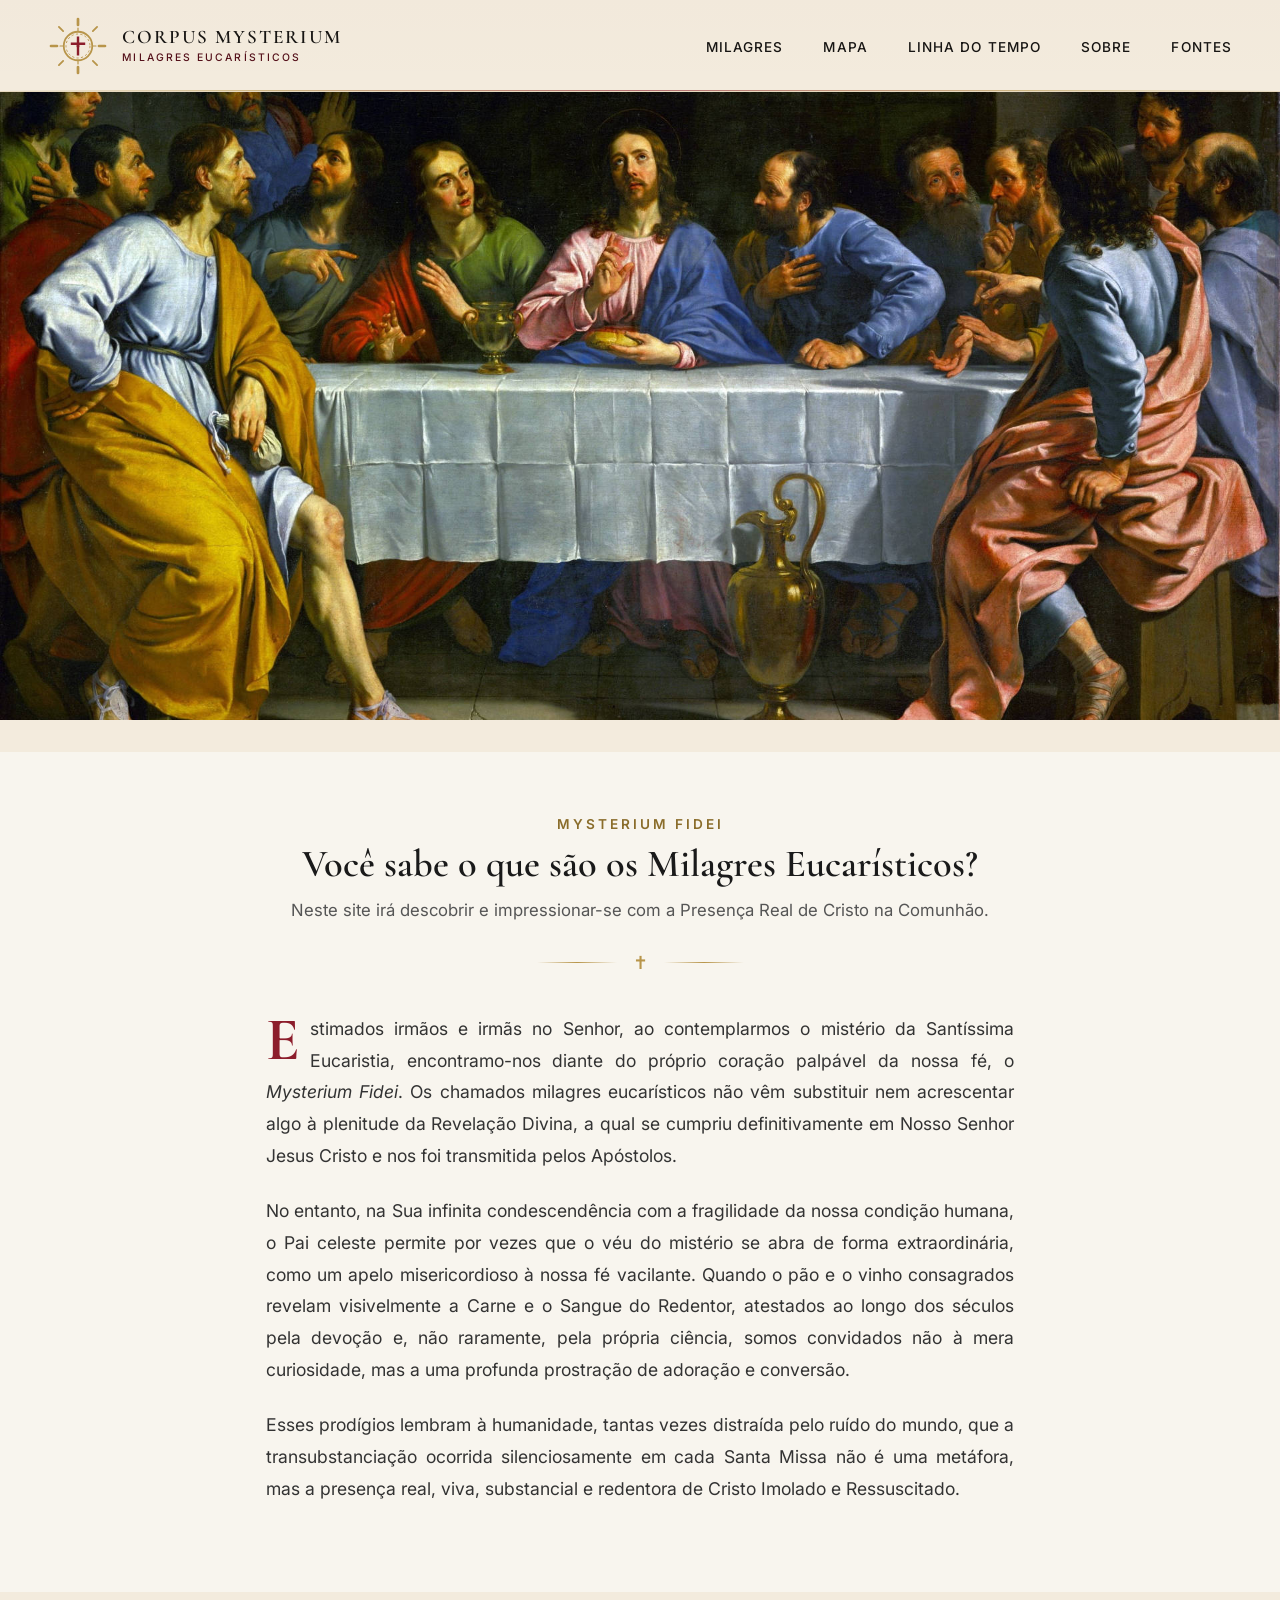
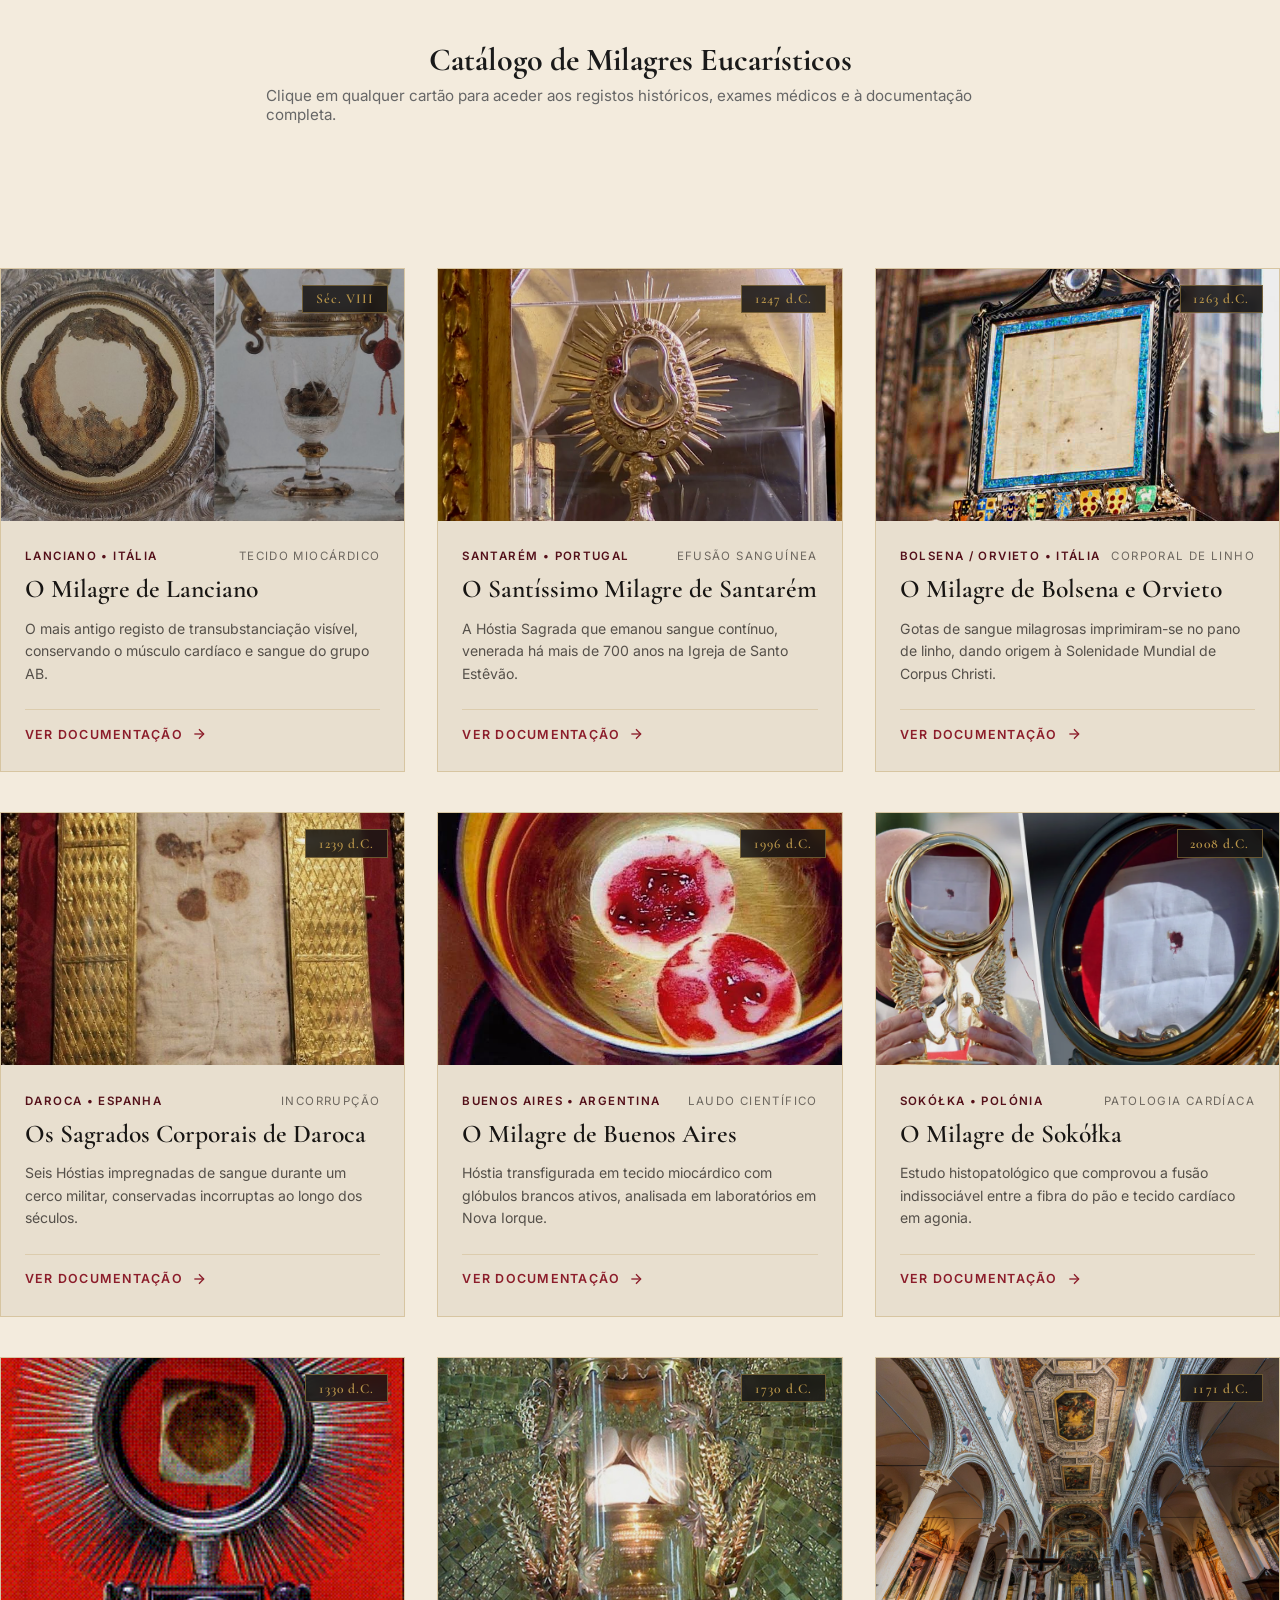
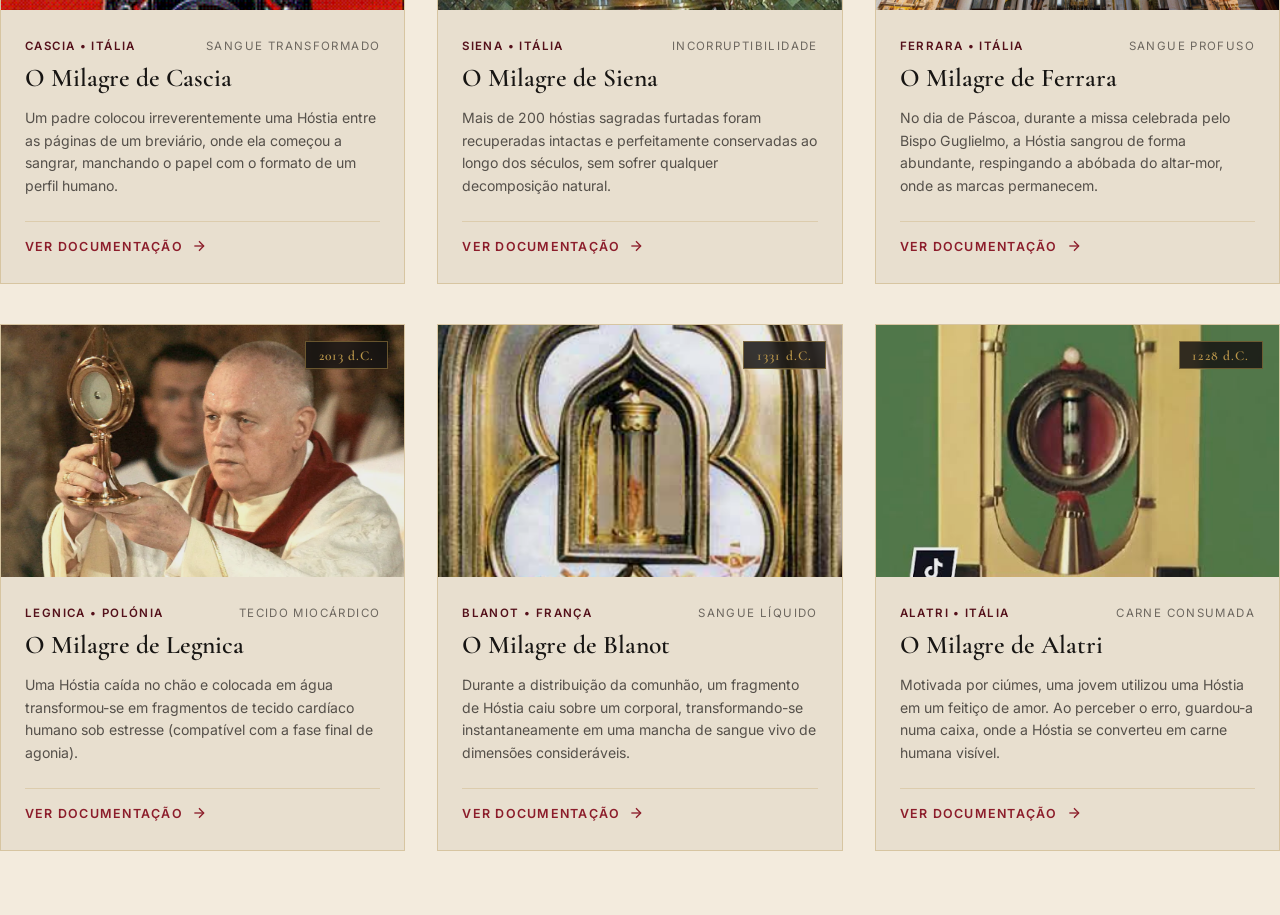
<file: index.html>
<!DOCTYPE html>
<html lang="pt-BR">

<head>
    <meta charset="UTF-8">
    <meta name="viewport" content="width=device-width, initial-scale=1.0">
    <title>Corpus Mysterium - Catálogo de Milagres Eucarísticos</title>

    <!-- Tipografia Editorial: Cormorant Garamond (Solene) & Inter (Moderna) -->
    <link rel="preconnect" href="https://fonts.googleapis.com">
    <link rel="preconnect" href="https://fonts.gstatic.com" crossorigin>
    <link
        href="https://fonts.googleapis.com/css2?family=Cormorant+Garamond:ital,wght@0,400;0,600;1,400&family=Inter:wght@300;400;500;600&display=swap"
        rel="stylesheet">

    <link rel="stylesheet" href="style.css">
</head>

<body>

    <header class="corpus-header">
        <!-- Textura/Marca d'água sutil de fundo (sem néon) -->
        <div class="sacred-atmosphere" aria-hidden="true"></div>

        <div class="header-container">
            <!-- ESQUERDA: Logo Gravura com Identidade do Projeto -->
            <div class="logo-wrapper">
                <a href="#" class="brand-placeholder" aria-label="Corpus Mysterium - Início">
                    <span class="brand-symbol" aria-hidden="true">
                        <!-- Logo SVG: Gravura Eucarística em Estilo Prensa Clássica -->
                        <svg width="40" height="40" viewBox="0 0 40 40" fill="none" xmlns="http://www.w3.org/2000/svg">
                            <!-- Raios de luz gravados com hierarquia de traços -->
                            <g stroke="#B8954A" stroke-linecap="round">
                                <path d="M20 2V6M20 34V38M2 20H6M34 20H38" stroke-width="1.8" />
                                <path
                                    d="M7.27 7.27L10.1 10.1M29.9 29.9L32.73 32.73M7.27 32.73L10.1 29.9M29.9 10.1L32.73 7.27"
                                    stroke-width="1.2" />
                                <path d="M20 8V10M20 30V32M8 20H10M30 20H32" stroke-width="0.8" />
                            </g>
                            <!-- Borda da Hóstia (Prensa/Encadernação) -->
                            <circle cx="20" cy="20" r="9.5" stroke="#B8954A" stroke-width="1.2" />
                            <circle cx="20" cy="20" r="8" stroke="#B8954A" stroke-width="0.6"
                                stroke-dasharray="1.5 1.5" />
                            <!-- Cruz Litúrgica em Vermelho Sangue -->
                            <path d="M20 14.5V25.5M16 18.5H24" stroke="#8C1D2B" stroke-width="1.6"
                                stroke-linecap="square" />
                            <circle cx="20" cy="20" r="1" fill="#8C1D2B" />
                        </svg>
                    </span>
                    <div class="brand-text">
                        <span class="brand-title">Corpus Mysterium</span>
                        <span class="brand-subtitle">Milagres Eucarísticos</span>
                    </div>
                </a>
            </div>

            <!-- CENTRO / DIREITA: Navegação Desktop -->
            <nav class="main-nav" aria-label="Navegação Principal">
                <ul class="nav-list">
                    <li><a href="#milagres" class="nav-link">Milagres</a></li>
                    <li><a href="#mapa" class="nav-link">Mapa</a></li>
                    <li><a href="#linha-do-tempo" class="nav-link">Linha do Tempo</a></li>
                    <li><a href="#sobre" class="nav-link">Sobre</a></li>
                    <li><a href="#fontes" class="nav-link">Fontes</a></li>
                </ul>
            </nav>

            <!-- Ações Mobile -->
            <div class="header-actions">
                <button class="mobile-menu-btn" id="menuToggle" aria-label="Abrir Menu" aria-expanded="false">
                    <span class="hamburger-line"></span>
                    <span class="hamburger-line"></span>
                </button>
            </div>
        </div>

        <!-- Linha Inferior com Acabamento Litúrgico -->
        <div class="sacred-bottom-border" aria-hidden="true"></div>
    </header>

    <!-- Menu Gaveta Mobile -->
    <div class="mobile-drawer" id="mobileDrawer" aria-hidden="true">
        <div class="drawer-header">
            <span class="drawer-title">Sumário Litúrgico</span>
            <button class="drawer-close" id="menuClose" aria-label="Fechar Menu">&times;</button>
        </div>
        <nav class="drawer-nav">
            <ul>
                <li><a href="#milagres" class="drawer-link">Milagres</a></li>
                <li><a href="#mapa" class="drawer-link">Mapa</a></li>
                <li><a href="#linha-do-tempo" class="drawer-link">Linha do Tempo</a></li>
                <li><a href="#sobre" class="drawer-link">Sobre</a></li>
                <li><a href="#fontes" class="drawer-link">Fontes</a></li>
            </ul>
        </nav>
        <div class="drawer-footer">
            <span>Corpus Mysterium &middot; Patrimônio Histórico</span>
        </div>
    </div>
    <div class="drawer-backdrop" id="drawerBackdrop"></div>

   <div class="banner-ceia"></div>
    <section class="seccao-introducao">
        <div class="container-editorial">

            <!-- TÍTULOS -->
            <header class="editorial-header">
                <span class="editorial-subtitulo">Mysterium Fidei</span>
                <h2 class="editorial-titulo">Você sabe o que são os Milagres Eucarísticos?</h2>
                <p class="editorial-tagline">Neste site irá descobrir e impressionar-se com a Presença Real de Cristo na
                    Comunhão.</p>
            </header>

            <!-- DIVISOR DECORATIVO -->
            <div class="sacred-divider" aria-hidden="true">
                <span class="line"></span>
                <span class="symbol">✝</span>
                <span class="line"></span>
            </div>

            <!-- CORPO DE TEXTO -->
            <article class="editorial-conteudo">
                <p>
                    <span class="drop-cap">E</span>stimados irmãos e irmãs no Senhor, ao contemplarmos o mistério da
                    Santíssima Eucaristia, encontramo-nos diante do próprio coração palpável da nossa fé, o
                    <em>Mysterium Fidei</em>. Os chamados milagres eucarísticos não vêm substituir nem acrescentar algo
                    à plenitude da Revelação Divina, a qual se cumpriu definitivamente em Nosso Senhor Jesus Cristo e
                    nos foi transmitida pelos Apóstolos.
                </p>
                <p>
                    No entanto, na Sua infinita condescendência com a fragilidade da nossa condição humana, o Pai
                    celeste permite por vezes que o véu do mistério se abra de forma extraordinária, como um apelo
                    misericordioso à nossa fé vacilante. Quando o pão e o vinho consagrados revelam visivelmente a Carne
                    e o Sangue do Redentor, atestados ao longo dos séculos pela devoção e, não raramente, pela própria
                    ciência, somos convidados não à mera curiosidade, mas a uma profunda prostração de adoração e
                    conversão.
                </p>
                <p>
                    Esses prodígios lembram à humanidade, tantas vezes distraída pelo ruído do mundo, que a
                    transubstanciação ocorrida silenciosamente em cada Santa Missa não é uma metáfora, mas a presença
                    real, viva, substancial e redentora de Cristo Imolado e Ressuscitado.
                </p>
            </article>

        </div>
    </section>

    <!-- SEÇÃO SUBSEQUENTE COM MARGEM ADEQUADA -->
    <section class="seccao-catalogo container-editorial">
        <h2 class="catalogo-titulo">Catálogo de Milagres Eucarísticos</h2>
        <p class="catalogo-subtitulo">Clique em qualquer cartão para aceder aos registos históricos, exames médicos e à
            documentação completa.</p>
    </section>

    <!-- SEÇÃO DE CARDS EM FILEIRAS DE 3 COM FOTO -->
    <section id="galeria-milagres" class="miracles-gallery-section">
        <div class="section-container">
            <div class="section-header">
                <span class="section-tag"></span>
            </div>

            <!-- Grelha de 3 Colunas -->
            <div class="miracles-photo-grid">

                <!-- CARD 1 -->
                <a href="/milagre lanciano/lanciano.html" class="miracle-photo-card">
                    <div class="card-photo-wrapper">
                        <!-- Substitua o caminho da imagem pelo ficheiro real da foto -->
                        <img src="imagens/milagre-eucaristico-de-lanciano-04.jpg" alt="Relicário do Milagre de Lanciano"
                            class="card-photo" loading="lazy">
                        <span class="card-badge">Séc. VIII</span>
                    </div>
                    <div class="card-body">
                        <div class="card-meta">
                            <span class="card-location">Lanciano &bull; Itália</span>
                            <span class="card-type">Tecido Miocárdico</span>
                        </div>
                        <h3 class="card-title">O Milagre de Lanciano</h3>
                        <p class="card-description">
                            O mais antigo registo de transubstanciação visível, conservando o músculo cardíaco e sangue
                            do grupo AB.
                        </p>
                        <span class="card-action">
                            Ver Documentação
                            <svg class="arrow-icon" viewBox="0 0 24 24" fill="none" stroke="currentColor"
                                stroke-width="2">
                                <line x1="5" y1="12" x2="19" y2="12"></line>
                                <polyline points="12 5 19 12 12 19"></polyline>
                            </svg>
                        </span>
                    </div>
                </a>

                <!-- CARD 2 -->
                <a href="/milagre santarem/santarem.html" class="miracle-photo-card">
                    <div class="card-photo-wrapper">
                        <img src="imagens/maxresdefault.jpg" alt="Santuário do Milagre de Santarém" class="card-photo"
                            loading="lazy">
                        <span class="card-badge">1247 d.C.</span>
                    </div>
                    <div class="card-body">
                        <div class="card-meta">
                            <span class="card-location">Santarém &bull; Portugal</span>
                            <span class="card-type">Efusão Sanguínea</span>
                        </div>
                        <h3 class="card-title">O Santíssimo Milagre de Santarém</h3>
                        <p class="card-description">
                            A Hóstia Sagrada que emanou sangue contínuo, venerada há mais de 700 anos na Igreja de Santo
                            Estêvão.
                        </p>
                        <span class="card-action">
                            Ver Documentação
                            <svg class="arrow-icon" viewBox="0 0 24 24" fill="none" stroke="currentColor"
                                stroke-width="2">
                                <line x1="5" y1="12" x2="19" y2="12"></line>
                                <polyline points="12 5 19 12 12 19"></polyline>
                            </svg>
                        </span>
                    </div>
                </a>

                <!-- CARD 3 -->
                <a href="/milagre bolsena e orvieto/bolsena.html" class="miracle-photo-card">
                    <div class="card-photo-wrapper">
                        <img src="imagens/foto12_orvieto.jpg" alt="Corporal de Bolsena e Orvieto" class="card-photo"
                            loading="lazy">
                        <span class="card-badge">1263 d.C.</span>
                    </div>
                    <div class="card-body">
                        <div class="card-meta">
                            <span class="card-location">Bolsena / Orvieto &bull; Itália</span>
                            <span class="card-type">Corporal de Linho</span>
                        </div>
                        <h3 class="card-title">O Milagre de Bolsena e Orvieto</h3>
                        <p class="card-description">
                            Gotas de sangue milagrosas imprimiram-se no pano de linho, dando origem à Solenidade Mundial
                            de Corpus Christi.
                        </p>
                        <span class="card-action">
                            Ver Documentação
                            <svg class="arrow-icon" viewBox="0 0 24 24" fill="none" stroke="currentColor"
                                stroke-width="2">
                                <line x1="5" y1="12" x2="19" y2="12"></line>
                                <polyline points="12 5 19 12 12 19"></polyline>
                            </svg>
                        </span>
                    </div>
                </a>

                <!-- CARD 4 -->
                <a href="/milagre daroca/daroca.html" class="miracle-photo-card">
                    <div class="card-photo-wrapper">
                        <img src="imagens/O-milagre-eucarístico-de-Daroca.jpg" alt="Sagradas Hóstias de Daroca"
                            class="card-photo" loading="lazy">
                        <span class="card-badge">1239 d.C.</span>
                    </div>
                    <div class="card-body">
                        <div class="card-meta">
                            <span class="card-location">Daroca &bull; Espanha</span>
                            <span class="card-type">Incorrupção</span>
                        </div>
                        <h3 class="card-title">Os Sagrados Corporais de Daroca</h3>
                        <p class="card-description">
                            Seis Hóstias impregnadas de sangue durante um cerco militar, conservadas incorruptas ao
                            longo dos séculos.
                        </p>
                        <span class="card-action">
                            Ver Documentação
                            <svg class="arrow-icon" viewBox="0 0 24 24" fill="none" stroke="currentColor"
                                stroke-width="2">
                                <line x1="5" y1="12" x2="19" y2="12"></line>
                                <polyline points="12 5 19 12 12 19"></polyline>
                            </svg>
                        </span>
                    </div>
                </a>

                <!-- CARD 5 -->
                <a href="/milagre buenos aires/buenosaires.html" class="miracle-photo-card">
                    <div class="card-photo-wrapper">
                        <img src="imagens/images.jpg" alt="Análise do Milagre de Buenos Aires" class="card-photo"
                            loading="lazy">
                        <span class="card-badge">1996 d.C.</span>
                    </div>
                    <div class="card-body">
                        <div class="card-meta">
                            <span class="card-location">Buenos Aires &bull; Argentina</span>
                            <span class="card-type">Laudo Científico</span>
                        </div>
                        <h3 class="card-title">O Milagre de Buenos Aires</h3>
                        <p class="card-description">
                            Hóstia transfigurada em tecido miocárdico com glóbulos brancos ativos, analisada em
                            laboratórios em Nova Iorque.
                        </p>
                        <span class="card-action">
                            Ver Documentação
                            <svg class="arrow-icon" viewBox="0 0 24 24" fill="none" stroke="currentColor"
                                stroke-width="2">
                                <line x1="5" y1="12" x2="19" y2="12"></line>
                                <polyline points="12 5 19 12 12 19"></polyline>
                            </svg>
                        </span>
                    </div>
                </a>

                <!-- CARD 6 -->
                <a href="/milagre de Sokółka/Sokółka.html" class="miracle-photo-card">
                    <div class="card-photo-wrapper">
                        <img src="imagens/WEB3-SOKOLKA-MIRACLE-EUCHARIST-BODY.webp"
                            alt="Exame Histopatológico de Sokółka" class="card-photo" loading="lazy">
                        <span class="card-badge">2008 d.C.</span>
                    </div>
                    <div class="card-body">
                        <div class="card-meta">
                            <span class="card-location">Sokółka &bull; Polónia</span>
                            <span class="card-type">Patologia Cardíaca</span>
                        </div>
                        <h3 class="card-title">O Milagre de Sokółka</h3>
                        <p class="card-description">
                            Estudo histopatológico que comprovou a fusão indissociável entre a fibra do pão e tecido
                            cardíaco em agonia.
                        </p>
                        <span class="card-action">
                            Ver Documentação
                            <svg class="arrow-icon" viewBox="0 0 24 24" fill="none" stroke="currentColor"
                                stroke-width="2">
                                <line x1="5" y1="12" x2="19" y2="12"></line>
                                <polyline points="12 5 19 12 12 19"></polyline>
                            </svg>
                        </span>
                    </div>
                </a>

                <!-- 1. Cascia -->
                <a href="/milagre cascia/cascia.html" class="miracle-photo-card">
                    <div class="card-photo-wrapper">
                        <img src="imagens/cassia.gif" alt="Milagre Eucarístico de Cascia" class="card-photo"
                            loading="lazy">
                        <span class="card-badge">1330 d.C.</span>
                    </div>
                    <div class="card-body">
                        <div class="card-meta">
                            <span class="card-location">Cascia &bull; Itália</span>
                            <span class="card-type">Sangue Transformado</span>
                        </div>
                        <h3 class="card-title">O Milagre de Cascia</h3>
                        <p class="card-description">
                            Um padre colocou irreverentemente uma Hóstia entre as páginas de um breviário, onde ela
                            começou a sangrar, manchando o papel com o formato de um perfil humano.
                        </p>
                        <span class="card-action">
                            Ver Documentação
                            <svg class="arrow-icon" viewBox="0 0 24 24" fill="none" stroke="currentColor"
                                stroke-width="2">
                                <line x1="5" y1="12" x2="19" y2="12"></line>
                                <polyline points="12 5 19 12 12 19"></polyline>
                            </svg>
                        </span>
                    </div>
                </a>

                <!-- 2. Siena -->
                <a href="/milagre de siena/siena.html" class="miracle-photo-card">
                    <div class="card-photo-wrapper">
                        <img src="imagens/siena.jpg" alt="Milagre Eucarístico de Siena" class="card-photo"
                            loading="lazy">
                        <span class="card-badge">1730 d.C.</span>
                    </div>
                    <div class="card-body">
                        <div class="card-meta">
                            <span class="card-location">Siena &bull; Itália</span>
                            <span class="card-type">Incorruptibilidade</span>
                        </div>
                        <h3 class="card-title">O Milagre de Siena</h3>
                        <p class="card-description">
                            Mais de 200 hóstias sagradas furtadas foram recuperadas intactas e perfeitamente conservadas
                            ao longo dos séculos, sem sofrer qualquer decomposição natural.
                        </p>
                        <span class="card-action">
                            Ver Documentação
                            <svg class="arrow-icon" viewBox="0 0 24 24" fill="none" stroke="currentColor"
                                stroke-width="2">
                                <line x1="5" y1="12" x2="19" y2="12"></line>
                                <polyline points="12 5 19 12 12 19"></polyline>
                            </svg>
                        </span>
                    </div>
                </a>

                <!-- 3. Ferrara -->
                <a href="/milagre de ferrara/ferrara.html" class="miracle-photo-card">
                    <div class="card-photo-wrapper">
                        <img src="imagens/ferrara.jpg" alt="Milagre Eucarístico de Ferrara" class="card-photo"
                            loading="lazy">
                        <span class="card-badge">1171 d.C.</span>
                    </div>
                    <div class="card-body">
                        <div class="card-meta">
                            <span class="card-location">Ferrara &bull; Itália</span>
                            <span class="card-type">Sangue Profuso</span>
                        </div>
                        <h3 class="card-title">O Milagre de Ferrara</h3>
                        <p class="card-description">
                            No dia de Páscoa, durante a missa celebrada pelo Bispo Guglielmo, a Hóstia sangrou de forma
                            abundante, respingando a abóbada do altar-mor, onde as marcas permanecem.
                        </p>
                        <span class="card-action">
                            Ver Documentação
                            <svg class="arrow-icon" viewBox="0 0 24 24" fill="none" stroke="currentColor"
                                stroke-width="2">
                                <line x1="5" y1="12" x2="19" y2="12"></line>
                                <polyline points="12 5 19 12 12 19"></polyline>
                            </svg>
                        </span>
                    </div>
                </a>

                <!-- 4. Legnica -->
                <a href="/milagre de legnica/legnica.html" class="miracle-photo-card">
                    <div class="card-photo-wrapper">
                        <img src="imagens/legnica.webp" alt="Milagre Eucarístico de Legnica" class="card-photo"
                            loading="lazy">
                        <span class="card-badge">2013 d.C.</span>
                    </div>
                    <div class="card-body">
                        <div class="card-meta">
                            <span class="card-location">Legnica &bull; Polónia</span>
                            <span class="card-type">Tecido Miocárdico</span>
                        </div>
                        <h3 class="card-title">O Milagre de Legnica</h3>
                        <p class="card-description">
                            Uma Hóstia caída no chão e colocada em água transformou-se em fragmentos de tecido cardíaco
                            humano sob estresse (compatível com a fase final de agonia).
                        </p>
                        <span class="card-action">
                            Ver Documentação
                            <svg class="arrow-icon" viewBox="0 0 24 24" fill="none" stroke="currentColor"
                                stroke-width="2">
                                <line x1="5" y1="12" x2="19" y2="12"></line>
                                <polyline points="12 5 19 12 12 19"></polyline>
                            </svg>
                        </span>
                    </div>
                </a>

                <!-- 5. Blanot -->
                <a href="/milagre de blanot/blanot.html" class="miracle-photo-card">
                    <div class="card-photo-wrapper">
                        <img src="imagens/blanot_1.JPG" alt="Milagre Eucarístico de Blanot" class="card-photo"
                            loading="lazy">
                        <span class="card-badge">1331 d.C.</span>
                    </div>
                    <div class="card-body">
                        <div class="card-meta">
                            <span class="card-location">Blanot &bull; França</span>
                            <span class="card-type">Sangue Líquido</span>
                        </div>
                        <h3 class="card-title">O Milagre de Blanot</h3>
                        <p class="card-description">
                            Durante a distribuição da comunhão, um fragmento de Hóstia caiu sobre um corporal,
                            transformando-se instantaneamente em uma mancha de sangue vivo de dimensões consideráveis.
                        </p>
                        <span class="card-action">
                            Ver Documentação
                            <svg class="arrow-icon" viewBox="0 0 24 24" fill="none" stroke="currentColor"
                                stroke-width="2">
                                <line x1="5" y1="12" x2="19" y2="12"></line>
                                <polyline points="12 5 19 12 12 19"></polyline>
                            </svg>
                        </span>
                    </div>
                </a>

                <!-- 6. Alatri -->
                <a href="/milagre de alatri/alatri.html" class="miracle-photo-card">
                    <div class="card-photo-wrapper">
                        <img src="imagens/alatri.jpg" alt="Milagre Eucarístico de Alatri" class="card-photo"
                            loading="lazy">
                        <span class="card-badge">1228 d.C.</span>
                    </div>
                    <div class="card-body">
                        <div class="card-meta">
                            <span class="card-location">Alatri &bull; Itália</span>
                            <span class="card-type">Carne Consumada</span>
                        </div>
                        <h3 class="card-title">O Milagre de Alatri</h3>
                        <p class="card-description">
                            Motivada por ciúmes, uma jovem utilizou uma Hóstia em um feitiço de amor. Ao perceber o
                            erro, guardou-a numa caixa, onde a Hóstia se converteu em carne humana visível.
                        </p>
                        <span class="card-action">
                            Ver Documentação
                            <svg class="arrow-icon" viewBox="0 0 24 24" fill="none" stroke="currentColor"
                                stroke-width="2">
                                <line x1="5" y1="12" x2="19" y2="12"></line>
                                <polyline points="12 5 19 12 12 19"></polyline>
                            </svg>
                        </span>
                    </div>
                </a>

            </div>
        </div>
    </section>

    <script src="script.js"></script>
</body>

</html>
</file>
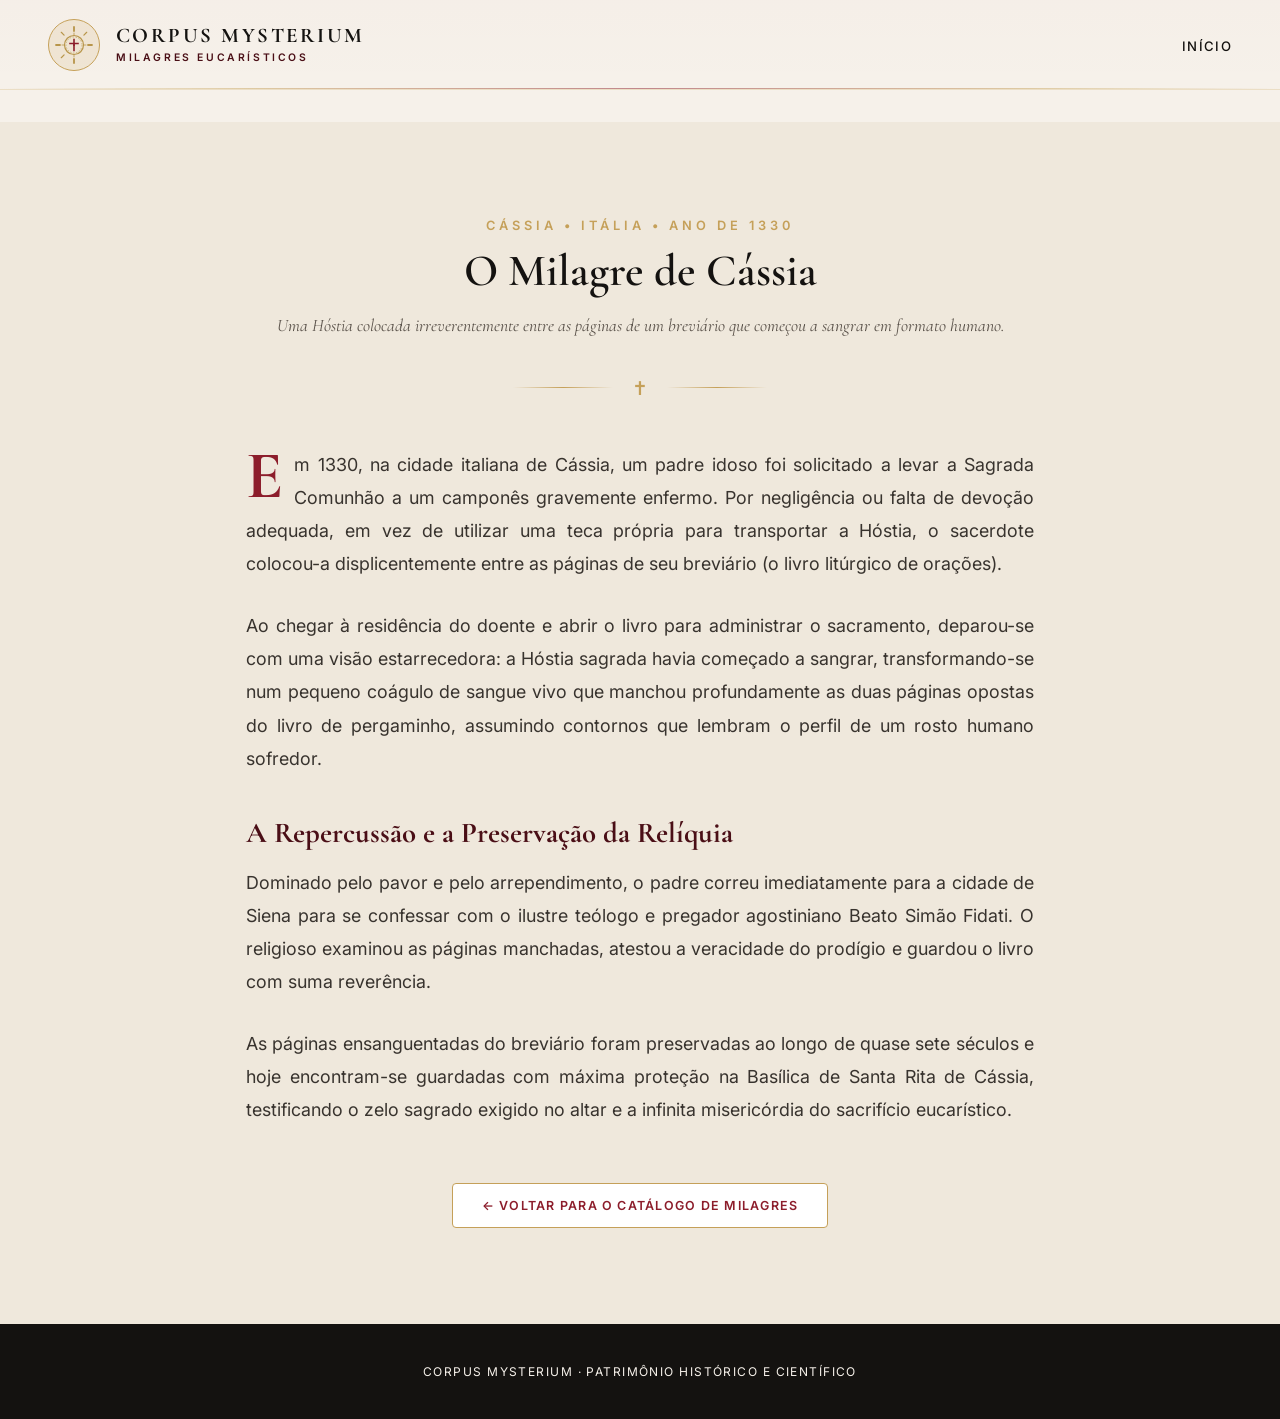
<file: milagre cascia/cascia.html>
<!DOCTYPE html>
<html lang="pt-BR">

<head>
    <meta charset="UTF-8">
    <meta name="viewport" content="width=device-width, initial-scale=1.0">
    <title>O Milagre de Cássia - Corpus Mysterium</title>

    <!-- Tipografia Editorial -->
    <link rel="preconnect" href="https://fonts.googleapis.com">
    <link rel="preconnect" href="https://fonts.gstatic.com" crossorigin>
    <link href="https://fonts.googleapis.com/css2?family=Cormorant+Garamond:ital,wght@0,400;0,600;1,400&family=Inter:wght@300;400;500;600&display=swap" rel="stylesheet">

    <!-- Caminho do CSS único na raiz do projeto -->
    <link rel="stylesheet" href="/card pronto/cards.css">
</head>

<body>

    <!-- CABEÇALHO OFICIAL COM A SUA LOGO E NOME CORRETOS -->
    <header class="corpus-header">
        <div class="sacred-atmosphere" aria-hidden="true"></div>

        <div class="header-container">
            <div class="logo-wrapper">
                <a href="../index.html" class="brand-placeholder" aria-label="Corpus Mysterium - Início">
                    <span class="brand-symbol" aria-hidden="true">
                        <!-- SUA LOGO SVG ORIGINAL -->
                        <svg width="40" height="40" viewBox="0 0 40 40" fill="none" xmlns="http://www.w3.org/2000/svg">
                            <g stroke="#B8954A" stroke-linecap="round">
                                <path d="M20 2V6M20 34V38M2 20H6M34 20H38" stroke-width="1.8" />
                                <path d="M7.27 7.27L10.1 10.1M29.9 29.9M32.73 32.73M7.27 32.73L10.1 29.9M29.9 10.1L32.73 7.27" stroke-width="1.2" />
                                <path d="M20 8V10M20 30V32M8 20H10M30 20H32" stroke-width="0.8" />
                            </g>
                            <circle cx="20" cy="20" r="9.5" stroke="#B8954A" stroke-width="1.2" />
                            <circle cx="20" cy="20" r="8" stroke="#B8954A" stroke-width="0.6" stroke-dasharray="1.5 1.5" />
                            <path d="M20 14.5V25.5M16 18.5H24" stroke="#8C1D2B" stroke-width="1.6" stroke-linecap="square" />
                            <circle cx="20" cy="20" r="1" fill="#8C1D2B" />
                        </svg>
                    </span>
                    <div class="brand-text">
                        <span class="brand-title">Corpus Mysterium</span>
                        <span class="brand-subtitle">Milagres Eucarísticos</span>
                    </div>
                </a>
            </div>

            <nav class="main-nav" aria-label="Navegação Principal">
                <ul class="nav-list">
                    <li><a href="../index.html" class="nav-link">Início</a></li>
                </ul>
            </nav>
        </div>

        <div class="sacred-bottom-border" aria-hidden="true"></div>
    </header>

    <!-- CONTEÚDO EDITORIAL DO MILAGRE DE CÁSSIA -->
    <main style="padding-top: calc(var(--header-height) + 2rem);">
        <section class="seccao-introducao">
            <div class="container-editorial">

                <header class="editorial-header">
                    <span class="editorial-subtitulo">Cássia &bull; Itália &bull; Ano de 1330</span>
                    <h1 class="editorial-titulo">O Milagre de Cássia</h1>
                    <p class="editorial-tagline">Uma Hóstia colocada irreverentemente entre as páginas de um breviário que começou a sangrar em formato humano.</p>
                </header>

                <div class="sacred-divider" aria-hidden="true">
                    <span class="line"></span>
                    <span class="symbol">✝</span>
                    <span class="line"></span>
                </div>

                <article class="editorial-conteudo">
                    <p>
                        <span class="drop-cap">E</span>m 1330, na cidade italiana de Cássia, um padre idoso foi solicitado a levar a Sagrada Comunhão a um camponês gravemente enfermo. Por negligência ou falta de devoção adequada, em vez de utilizar uma teca própria para transportar a Hóstia, o sacerdote colocou-a displicentemente entre as páginas de seu breviário (o livro litúrgico de orações).
                    </p>
                    <p>
                        Ao chegar à residência do doente e abrir o livro para administrar o sacramento, deparou-se com uma visão estarrecedora: a Hóstia sagrada havia começado a sangrar, transformando-se num pequeno coágulo de sangue vivo que manchou profundamente as duas páginas opostas do livro de pergaminho, assumindo contornos que lembram o perfil de um rosto humano sofredor.
                    </p>

                    <h3 style="font-family: var(--font-heading); font-size: 1.8rem; color: var(--blood-deep); margin: 2.5rem 0 1rem 0;">A Repercussão e a Preservação da Relíquia</h3>
                    <p>
                        Dominado pelo pavor e pelo arrependimento, o padre correu imediatamente para a cidade de Siena para se confessar com o ilustre teólogo e pregador agostiniano Beato Simão Fidati. O religioso examinou as páginas manchadas, atestou a veracidade do prodígio e guardou o livro com suma reverência.
                    </p>
                    <p>
                        As páginas ensanguentadas do breviário foram preservadas ao longo de quase sete séculos e hoje encontram-se guardadas com máxima proteção na Basílica de Santa Rita de Cássia, testificando o zelo sagrado exigido no altar e a infinita misericórdia do sacrifício eucarístico.
                    </p>

                    <div style="margin-top: 3.5rem; text-align: center;">
                        <a href="../index.html" class="card-action" style="display: inline-flex; border: 1px solid var(--liturgical-gold); padding: 0.9rem 1.8rem; border-radius: 4px; background: var(--pure-white); text-decoration: none;">
                            ← Voltar para o Catálogo de Milagres
                        </a>
                    </div>
                </article>

            </div>
        </section>
    </main>

    <!-- FOOTER -->
    <footer style="background-color: var(--incense-black); color: var(--ivory-eucharistic); text-align: center; padding: 2.5rem; font-size: 0.75rem; letter-spacing: 0.12em; text-transform: uppercase;">
        Corpus Mysterium &middot; Patrimônio Histórico e Científico
    </footer>

</body>

</html>
</file>
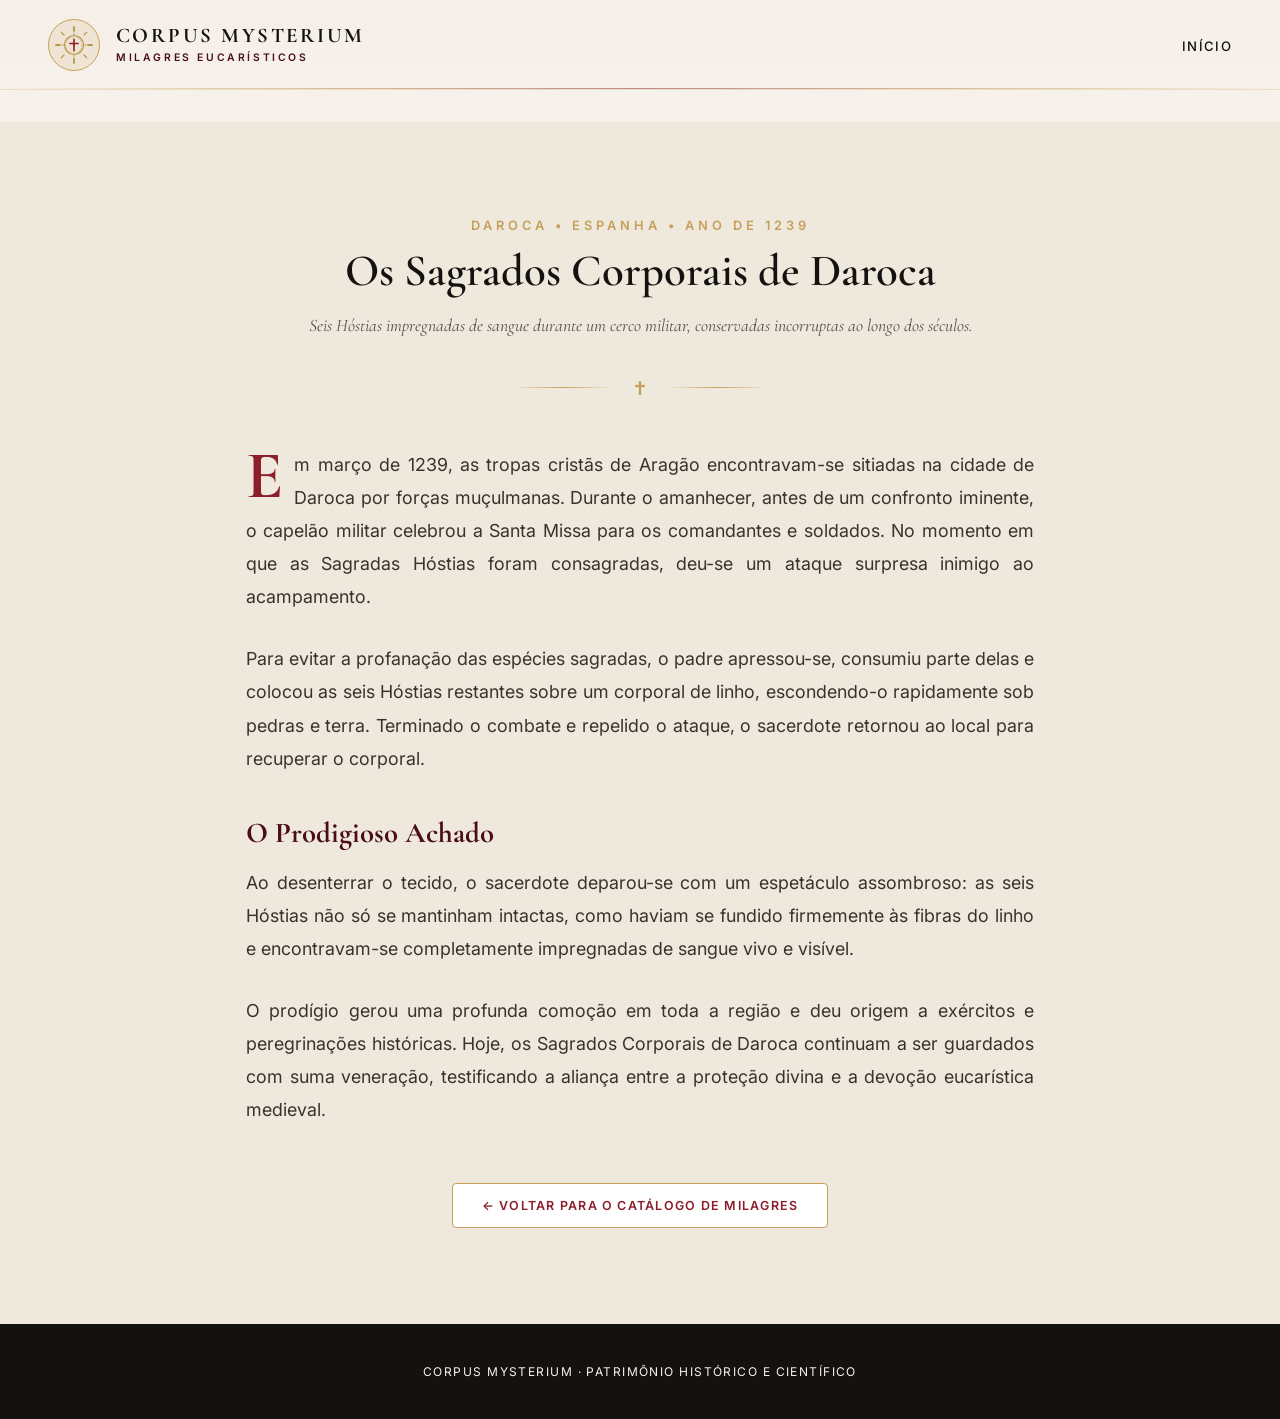
<file: milagre daroca/daroca.html>
<!DOCTYPE html>
<html lang="pt-BR">

<head>
    <meta charset="UTF-8">
    <meta name="viewport" content="width=device-width, initial-scale=1.0">
    <title>Os Sagrados Corporais de Daroca - Corpus Mysterium</title>

    <!-- Tipografia Editorial -->
    <link rel="preconnect" href="https://fonts.googleapis.com">
    <link rel="preconnect" href="https://fonts.gstatic.com" crossorigin>
    <link href="https://fonts.googleapis.com/css2?family=Cormorant+Garamond:ital,wght@0,400;0,600;1,400&family=Inter:wght@300;400;500;600&display=swap" rel="stylesheet">

    <!-- Caminho do CSS único na raiz do projeto -->
    <link rel="stylesheet" href="/card pronto/cards.css">
</head>

<body>

    <!-- CABEÇALHO OFICIAL COM A SUA LOGO E NOME CORRETOS -->
    <header class="corpus-header">
        <div class="sacred-atmosphere" aria-hidden="true"></div>

        <div class="header-container">
            <div class="logo-wrapper">
                <a href="../index.html" class="brand-placeholder" aria-label="Corpus Mysterium - Início">
                    <span class="brand-symbol" aria-hidden="true">
                        <!-- SUA LOGO SVG ORIGINAL -->
                        <svg width="40" height="40" viewBox="0 0 40 40" fill="none" xmlns="http://www.w3.org/2000/svg">
                            <g stroke="#B8954A" stroke-linecap="round">
                                <path d="M20 2V6M20 34V38M2 20H6M34 20H38" stroke-width="1.8" />
                                <path d="M7.27 7.27L10.1 10.1M29.9 29.9L32.73 32.73M7.27 32.73L10.1 29.9M29.9 10.1L32.73 7.27" stroke-width="1.2" />
                                <path d="M20 8V10M20 30V32M8 20H10M30 20H32" stroke-width="0.8" />
                            </g>
                            <circle cx="20" cy="20" r="9.5" stroke="#B8954A" stroke-width="1.2" />
                            <circle cx="20" cy="20" r="8" stroke="#B8954A" stroke-width="0.6" stroke-dasharray="1.5 1.5" />
                            <path d="M20 14.5V25.5M16 18.5H24" stroke="#8C1D2B" stroke-width="1.6" stroke-linecap="square" />
                            <circle cx="20" cy="20" r="1" fill="#8C1D2B" />
                        </svg>
                    </span>
                    <div class="brand-text">
                        <span class="brand-title">Corpus Mysterium</span>
                        <span class="brand-subtitle">Milagres Eucarísticos</span>
                    </div>
                </a>
            </div>

            <nav class="main-nav" aria-label="Navegação Principal">
                <ul class="nav-list">
                    <li><a href="../index.html" class="nav-link">Início</a></li>
                </ul>
            </nav>
        </div>

        <div class="sacred-bottom-border" aria-hidden="true"></div>
    </header>

    <!-- CONTEÚDO EDITORIAL DO MILAGRE DE DAROCA -->
    <main style="padding-top: calc(var(--header-height) + 2rem);">
        <section class="seccao-introducao">
            <div class="container-editorial">

                <header class="editorial-header">
                    <span class="editorial-subtitulo">Daroca &bull; Espanha &bull; Ano de 1239</span>
                    <h1 class="editorial-titulo">Os Sagrados Corporais de Daroca</h1>
                    <p class="editorial-tagline">Seis Hóstias impregnadas de sangue durante um cerco militar, conservadas incorruptas ao longo dos séculos.</p>
                </header>

                <div class="sacred-divider" aria-hidden="true">
                    <span class="line"></span>
                    <span class="symbol">✝</span>
                    <span class="line"></span>
                </div>

                <article class="editorial-conteudo">
                    <p>
                        <span class="drop-cap">E</span>m março de 1239, as tropas cristãs de Aragão encontravam-se sitiadas na cidade de Daroca por forças muçulmanas. Durante o amanhecer, antes de um confronto iminente, o capelão militar celebrou a Santa Missa para os comandantes e soldados. No momento em que as Sagradas Hóstias foram consagradas, deu-se um ataque surpresa inimigo ao acampamento.
                    </p>
                    <p>
                        Para evitar a profanação das espécies sagradas, o padre apressou-se, consumiu parte delas e colocou as seis Hóstias restantes sobre um corporal de linho, escondendo-o rapidamente sob pedras e terra. Terminado o combate e repelido o ataque, o sacerdote retornou ao local para recuperar o corporal.
                    </p>

                    <h3 style="font-family: var(--font-heading); font-size: 1.8rem; color: var(--blood-deep); margin: 2.5rem 0 1rem 0;">O Prodigioso Achado</h3>
                    <p>
                        Ao desenterrar o tecido, o sacerdote deparou-se com um espetáculo assombroso: as seis Hóstias não só se mantinham intactas, como haviam se fundido firmemente às fibras do linho e encontravam-se completamente impregnadas de sangue vivo e visível.
                    </p>
                    <p>
                        O prodígio gerou uma profunda comoção em toda a região e deu origem a exércitos e peregrinações históricas. Hoje, os Sagrados Corporais de Daroca continuam a ser guardados com suma veneração, testificando a aliança entre a proteção divina e a devoção eucarística medieval.
                    </p>

                    <div style="margin-top: 3.5rem; text-align: center;">
                        <a href="../index.html" class="card-action" style="display: inline-flex; border: 1px solid var(--liturgical-gold); padding: 0.9rem 1.8rem; border-radius: 4px; background: var(--pure-white); text-decoration: none;">
                            ← Voltar para o Catálogo de Milagres
                        </a>
                    </div>
                </article>

            </div>
        </section>
    </main>

    <!-- FOOTER -->
    <footer style="background-color: var(--incense-black); color: var(--ivory-eucharistic); text-align: center; padding: 2.5rem; font-size: 0.75rem; letter-spacing: 0.12em; text-transform: uppercase;">
        Corpus Mysterium &middot; Patrimônio Histórico e Científico
    </footer>

</body>

</html>
</file>
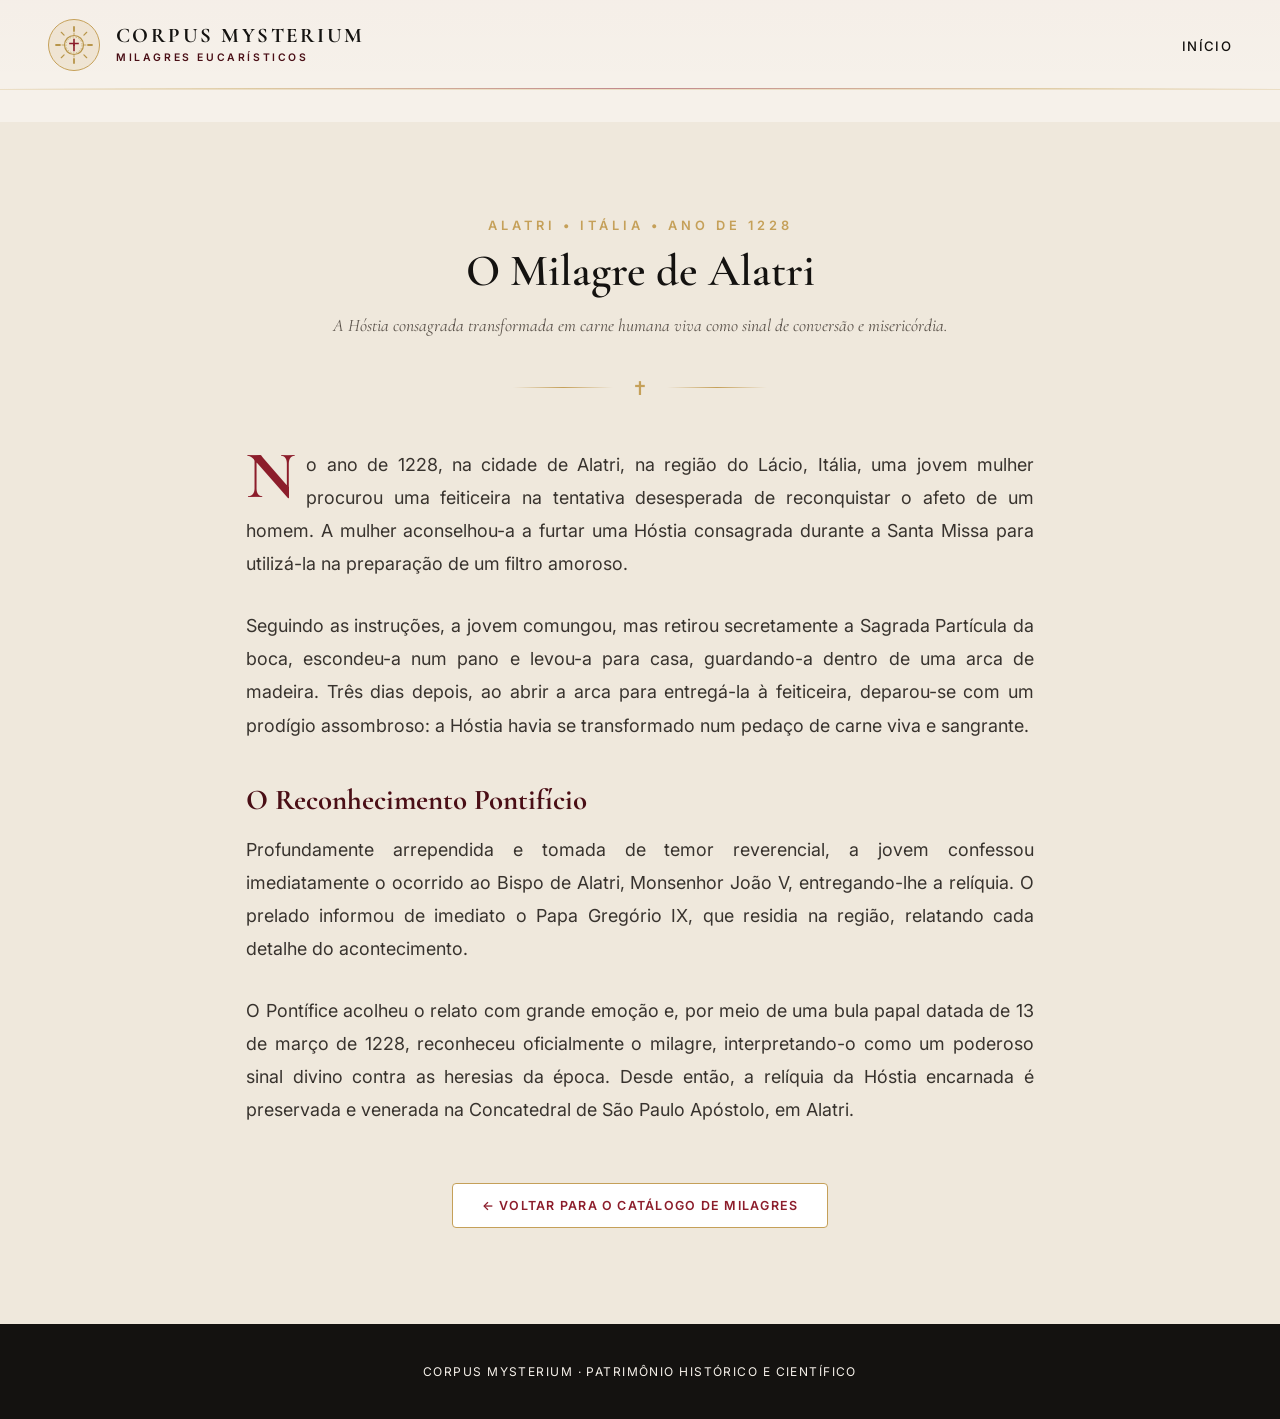
<file: milagre de alatri/alatri.html>
<!DOCTYPE html>
<html lang="pt-BR">

<head>
    <meta charset="UTF-8">
    <meta name="viewport" content="width=device-width, initial-scale=1.0">
    <title>O Milagre de Alatri - Corpus Mysterium</title>

    <!-- Tipografia Editorial -->
    <link rel="preconnect" href="https://fonts.googleapis.com">
    <link rel="preconnect" href="https://fonts.gstatic.com" crossorigin>
    <link href="https://fonts.googleapis.com/css2?family=Cormorant+Garamond:ital,wght@0,400;0,600;1,400&family=Inter:wght@300;400;500;600&display=swap" rel="stylesheet">

    <!-- Caminho do CSS corrigido para voltar uma pasta -->
    <link rel="stylesheet" href="/card pronto/cards.css">
</head>

<body>

    <!-- CABEÇALHO OFICIAL COM A SUA LOGO E NOME CORRETOS -->
    <header class="corpus-header">
        <div class="sacred-atmosphere" aria-hidden="true"></div>

        <div class="header-container">
            <div class="logo-wrapper">
                <a href="../index.html" class="brand-placeholder" aria-label="Corpus Mysterium - Início">
                    <span class="brand-symbol" aria-hidden="true">
                        <!-- SUA LOGO SVG ORIGINAL -->
                        <svg width="40" height="40" viewBox="0 0 40 40" fill="none" xmlns="http://www.w3.org/2000/svg">
                            <g stroke="#B8954A" stroke-linecap="round">
                                <path d="M20 2V6M20 34V38M2 20H6M34 20H38" stroke-width="1.8" />
                                <path d="M7.27 7.27L10.1 10.1M29.9 29.9L32.73 32.73M7.27 32.73L10.1 29.9M29.9 10.1L32.73 7.27" stroke-width="1.2" />
                                <path d="M20 8V10M20 30V32M8 20H10M30 20H32" stroke-width="0.8" />
                            </g>
                            <circle cx="20" cy="20" r="9.5" stroke="#B8954A" stroke-width="1.2" />
                            <circle cx="20" cy="20" r="8" stroke="#B8954A" stroke-width="0.6" stroke-dasharray="1.5 1.5" />
                            <path d="M20 14.5V25.5M16 18.5H24" stroke="#8C1D2B" stroke-width="1.6" stroke-linecap="square" />
                            <circle cx="20" cy="20" r="1" fill="#8C1D2B" />
                        </svg>
                    </span>
                    <div class="brand-text">
                        <span class="brand-title">Corpus Mysterium</span>
                        <span class="brand-subtitle">Milagres Eucarísticos</span>
                    </div>
                </a>
            </div>

            <nav class="main-nav" aria-label="Navegação Principal">
                <ul class="nav-list">
                    <li><a href="/principais/index.html" class="nav-link">Início</a></li>
                </ul>
            </nav>
        </div>

        <div class="sacred-bottom-border" aria-hidden="true"></div>
    </header>

    <!-- CONTEÚDO EDITORIAL DO MILAGRE DE ALATRI -->
    <main style="padding-top: calc(var(--header-height) + 2rem);">
        <section class="seccao-introducao">
            <div class="container-editorial">

                <header class="editorial-header">
                    <span class="editorial-subtitulo">Alatri &bull; Itália &bull; Ano de 1228</span>
                    <h1 class="editorial-titulo">O Milagre de Alatri</h1>
                    <p class="editorial-tagline">A Hóstia consagrada transformada em carne humana viva como sinal de conversão e misericórdia.</p>
                </header>

                <div class="sacred-divider" aria-hidden="true">
                    <span class="line"></span>
                    <span class="symbol">✝</span>
                    <span class="line"></span>
                </div>

                <article class="editorial-conteudo">
                    <p>
                        <span class="drop-cap">N</span>o ano de 1228, na cidade de Alatri, na região do Lácio, Itália, uma jovem mulher procurou uma feiticeira na tentativa desesperada de reconquistar o afeto de um homem. A mulher aconselhou-a a furtar uma Hóstia consagrada durante a Santa Missa para utilizá-la na preparação de um filtro amoroso.
                    </p>
                    <p>
                        Seguindo as instruções, a jovem comungou, mas retirou secretamente a Sagrada Partícula da boca, escondeu-a num pano e levou-a para casa, guardando-a dentro de uma arca de madeira. Três dias depois, ao abrir a arca para entregá-la à feiticeira, deparou-se com um prodígio assombroso: a Hóstia havia se transformado num pedaço de carne viva e sangrante.
                    </p>

                    <h3 style="font-family: var(--font-heading); font-size: 1.8rem; color: var(--blood-deep); margin: 2.5rem 0 1rem 0;">O Reconhecimento Pontifício</h3>
                    <p>
                        Profundamente arrependida e tomada de temor reverencial, a jovem confessou imediatamente o ocorrido ao Bispo de Alatri, Monsenhor João V, entregando-lhe a relíquia. O prelado informou de imediato o Papa Gregório IX, que residia na região, relatando cada detalhe do acontecimento.
                    </p>
                    <p>
                        O Pontífice acolheu o relato com grande emoção e, por meio de uma bula papal datada de 13 de março de 1228, reconheceu oficialmente o milagre, interpretando-o como um poderoso sinal divino contra as heresias da época. Desde então, a relíquia da Hóstia encarnada é preservada e venerada na Concatedral de São Paulo Apóstolo, em Alatri.
                    </p>

                    <div style="margin-top: 3.5rem; text-align: center;">
                        <a href="../index.html" class="card-action" style="display: inline-flex; border: 1px solid var(--liturgical-gold); padding: 0.9rem 1.8rem; border-radius: 4px; background: var(--pure-white); text-decoration: none;">
                            ← Voltar para o Catálogo de Milagres
                        </a>
                    </div>
                </article>

            </div>
        </section>
    </main>

    <!-- FOOTER -->
    <footer style="background-color: var(--incense-black); color: var(--ivory-eucharistic); text-align: center; padding: 2.5rem; font-size: 0.75rem; letter-spacing: 0.12em; text-transform: uppercase;">
        Corpus Mysterium &middot; Patrimônio Histórico e Científico
    </footer>

</body>

</html>
</file>
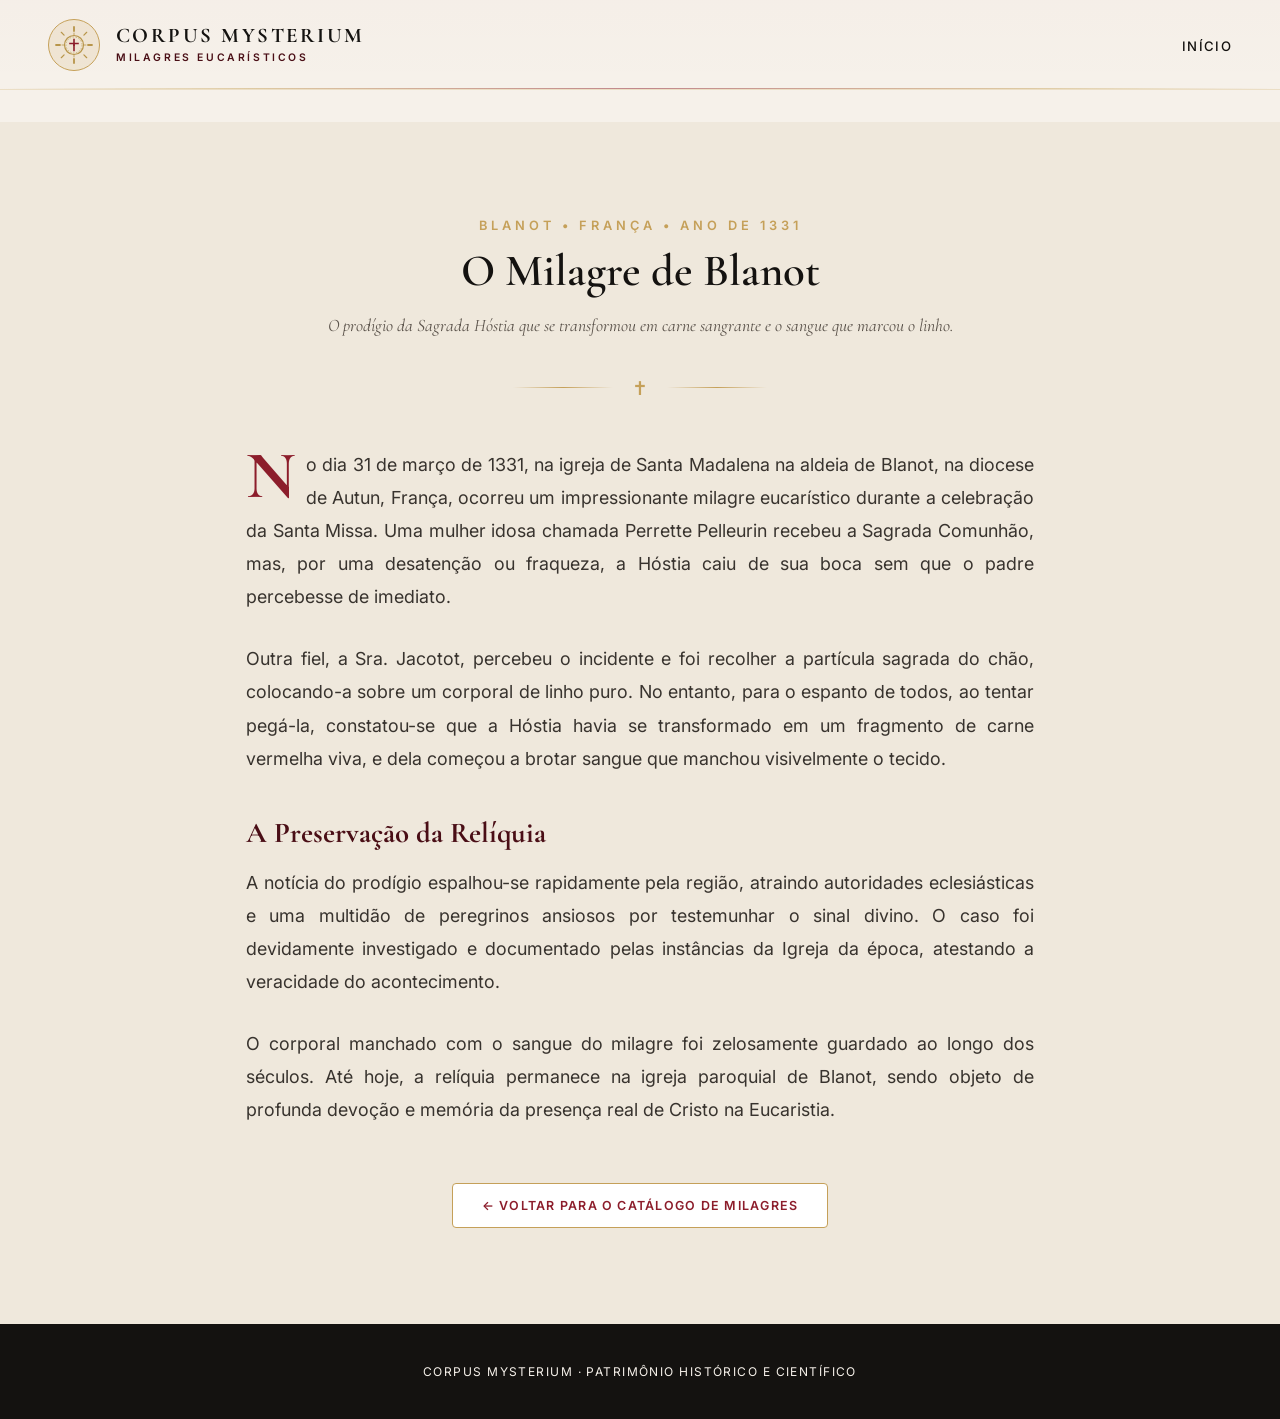
<file: milagre de blanot/blanot.html>
<!DOCTYPE html>
<html lang="pt-BR">

<head>
    <meta charset="UTF-8">
    <meta name="viewport" content="width=device-width, initial-scale=1.0">
    <title>O Milagre de Blanot - Corpus Mysterium</title>

    <!-- Tipografia Editorial -->
    <link rel="preconnect" href="https://fonts.googleapis.com">
    <link rel="preconnect" href="https://fonts.gstatic.com" crossorigin>
    <link href="https://fonts.googleapis.com/css2?family=Cormorant+Garamond:ital,wght@0,400;0,600;1,400&family=Inter:wght@300;400;500;600&display=swap" rel="stylesheet">

    <!-- Caminho do CSS corrigido para voltar uma pasta -->
    <link rel="stylesheet" href="/card pronto/cards.css">
</head>

<body>

    <!-- CABEÇALHO OFICIAL COM A SUA LOGO E NOME CORRETOS -->
    <header class="corpus-header">
        <div class="sacred-atmosphere" aria-hidden="true"></div>

        <div class="header-container">
            <div class="logo-wrapper">
                <a href="../index.html" class="brand-placeholder" aria-label="Corpus Mysterium - Início">
                    <span class="brand-symbol" aria-hidden="true">
                        <!-- SUA LOGO SVG ORIGINAL -->
                        <svg width="40" height="40" viewBox="0 0 40 40" fill="none" xmlns="http://www.w3.org/2000/svg">
                            <g stroke="#B8954A" stroke-linecap="round">
                                <path d="M20 2V6M20 34V38M2 20H6M34 20H38" stroke-width="1.8" />
                                <path d="M7.27 7.27L10.1 10.1M29.9 29.9L32.73 32.73M7.27 32.73L10.1 29.9M29.9 10.1L32.73 7.27" stroke-width="1.2" />
                                <path d="M20 8V10M20 30V32M8 20H10M30 20H32" stroke-width="0.8" />
                            </g>
                            <circle cx="20" cy="20" r="9.5" stroke="#B8954A" stroke-width="1.2" />
                            <circle cx="20" cy="20" r="8" stroke="#B8954A" stroke-width="0.6" stroke-dasharray="1.5 1.5" />
                            <path d="M20 14.5V25.5M16 18.5H24" stroke="#8C1D2B" stroke-width="1.6" stroke-linecap="square" />
                            <circle cx="20" cy="20" r="1" fill="#8C1D2B" />
                        </svg>
                    </span>
                    <div class="brand-text">
                        <span class="brand-title">Corpus Mysterium</span>
                        <span class="brand-subtitle">Milagres Eucarísticos</span>
                    </div>
                </a>
            </div>

            <nav class="main-nav" aria-label="Navegação Principal">
                <ul class="nav-list">
                    <li><a href="/principais/index.html" class="nav-link">Início</a></li>
                </ul>
            </nav>
        </div>

        <div class="sacred-bottom-border" aria-hidden="true"></div>
    </header>

    <!-- CONTEÚDO EDITORIAL DO MILAGRE DE BLANOT -->
    <main style="padding-top: calc(var(--header-height) + 2rem);">
        <section class="seccao-introducao">
            <div class="container-editorial">

                <header class="editorial-header">
                    <span class="editorial-subtitulo">Blanot &bull; França &bull; Ano de 1331</span>
                    <h1 class="editorial-titulo">O Milagre de Blanot</h1>
                    <p class="editorial-tagline">O prodígio da Sagrada Hóstia que se transformou em carne sangrante e o sangue que marcou o linho.</p>
                </header>

                <div class="sacred-divider" aria-hidden="true">
                    <span class="line"></span>
                    <span class="symbol">✝</span>
                    <span class="line"></span>
                </div>

                <article class="editorial-conteudo">
                    <p>
                        <span class="drop-cap">N</span>o dia 31 de março de 1331, na igreja de Santa Madalena na aldeia de Blanot, na diocese de Autun, França, ocorreu um impressionante milagre eucarístico durante a celebração da Santa Missa. Uma mulher idosa chamada Perrette Pelleurin recebeu a Sagrada Comunhão, mas, por uma desatenção ou fraqueza, a Hóstia caiu de sua boca sem que o padre percebesse de imediato.
                    </p>
                    <p>
                        Outra fiel, a Sra. Jacotot, percebeu o incidente e foi recolher a partícula sagrada do chão, colocando-a sobre um corporal de linho puro. No entanto, para o espanto de todos, ao tentar pegá-la, constatou-se que a Hóstia havia se transformado em um fragmento de carne vermelha viva, e dela começou a brotar sangue que manchou visivelmente o tecido.
                    </p>

                    <h3 style="font-family: var(--font-heading); font-size: 1.8rem; color: var(--blood-deep); margin: 2.5rem 0 1rem 0;">A Preservação da Relíquia</h3>
                    <p>
                        A notícia do prodígio espalhou-se rapidamente pela região, atraindo autoridades eclesiásticas e uma multidão de peregrinos ansiosos por testemunhar o sinal divino. O caso foi devidamente investigado e documentado pelas instâncias da Igreja da época, atestando a veracidade do acontecimento.
                    </p>
                    <p>
                        O corporal manchado com o sangue do milagre foi zelosamente guardado ao longo dos séculos. Até hoje, a relíquia permanece na igreja paroquial de Blanot, sendo objeto de profunda devoção e memória da presença real de Cristo na Eucaristia.
                    </p>

                    <div style="margin-top: 3.5rem; text-align: center;">
                        <a href="../index.html" class="card-action" style="display: inline-flex; border: 1px solid var(--liturgical-gold); padding: 0.9rem 1.8rem; border-radius: 4px; background: var(--pure-white); text-decoration: none;">
                            ← Voltar para o Catálogo de Milagres
                        </a>
                    </div>
                </article>

            </div>
        </section>
    </main>

    <!-- FOOTER -->
    <footer style="background-color: var(--incense-black); color: var(--ivory-eucharistic); text-align: center; padding: 2.5rem; font-size: 0.75rem; letter-spacing: 0.12em; text-transform: uppercase;">
        Corpus Mysterium &middot; Patrimônio Histórico e Científico
    </footer>

</body>

</html>
</file>
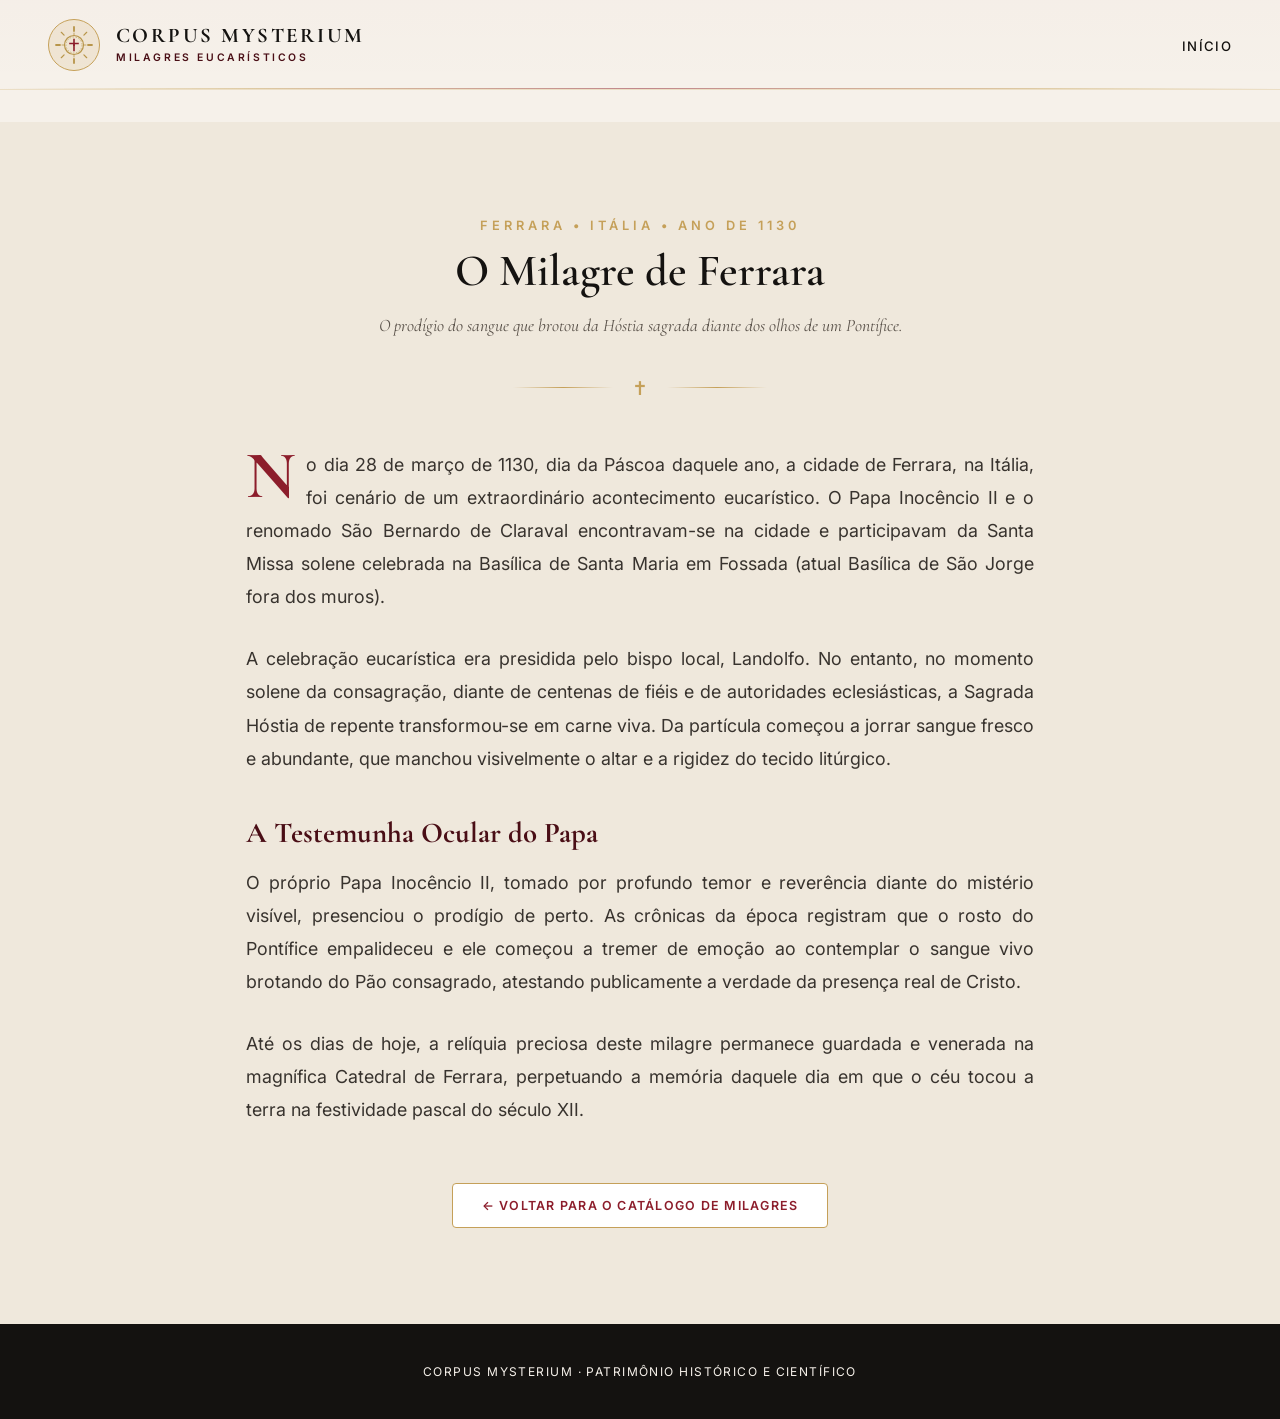
<file: milagre de ferrara/ferrara.html>
<!DOCTYPE html>
<html lang="pt-BR">

<head>
    <meta charset="UTF-8">
    <meta name="viewport" content="width=device-width, initial-scale=1.0">
    <title>O Milagre de Ferrara - Corpus Mysterium</title>

    <!-- Tipografia Editorial -->
    <link rel="preconnect" href="https://fonts.googleapis.com">
    <link rel="preconnect" href="https://fonts.gstatic.com" crossorigin>
    <link href="https://fonts.googleapis.com/css2?family=Cormorant+Garamond:ital,wght@0,400;0,600;1,400&family=Inter:wght@300;400;500;600&display=swap" rel="stylesheet">

    <!-- Caminho do CSS corrigido para voltar uma pasta -->
    <link rel="stylesheet" href="/card pronto/cards.css">
</head>

<body>

    <!-- CABEÇALHO OFICIAL COM A SUA LOGO E NOME CORRETOS -->
    <header class="corpus-header">
        <div class="sacred-atmosphere" aria-hidden="true"></div>

        <div class="header-container">
            <div class="logo-wrapper">
                <a href="../index.html" class="brand-placeholder" aria-label="Corpus Mysterium - Início">
                    <span class="brand-symbol" aria-hidden="true">
                        <!-- SUA LOGO SVG ORIGINAL -->
                        <svg width="40" height="40" viewBox="0 0 40 40" fill="none" xmlns="http://www.w3.org/2000/svg">
                            <g stroke="#B8954A" stroke-linecap="round">
                                <path d="M20 2V6M20 34V38M2 20H6M34 20H38" stroke-width="1.8" />
                                <path d="M7.27 7.27L10.1 10.1M29.9 29.9L32.73 32.73M7.27 32.73L10.1 29.9M29.9 10.1L32.73 7.27" stroke-width="1.2" />
                                <path d="M20 8V10M20 30V32M8 20H10M30 20H32" stroke-width="0.8" />
                            </g>
                            <circle cx="20" cy="20" r="9.5" stroke="#B8954A" stroke-width="1.2" />
                            <circle cx="20" cy="20" r="8" stroke="#B8954A" stroke-width="0.6" stroke-dasharray="1.5 1.5" />
                            <path d="M20 14.5V25.5M16 18.5H24" stroke="#8C1D2B" stroke-width="1.6" stroke-linecap="square" />
                            <circle cx="20" cy="20" r="1" fill="#8C1D2B" />
                        </svg>
                    </span>
                    <div class="brand-text">
                        <span class="brand-title">Corpus Mysterium</span>
                        <span class="brand-subtitle">Milagres Eucarísticos</span>
                    </div>
                </a>
            </div>

            <nav class="main-nav" aria-label="Navegação Principal">
                <ul class="nav-list">
                    <li><a href="/principais/index.html" class="nav-link">Início</a></li>
                </ul>
            </nav>
        </div>

        <div class="sacred-bottom-border" aria-hidden="true"></div>
    </header>

    <!-- CONTEÚDO EDITORIAL DO MILAGRE DE FERRARA -->
    <main style="padding-top: calc(var(--header-height) + 2rem);">
        <section class="seccao-introducao">
            <div class="container-editorial">

                <header class="editorial-header">
                    <span class="editorial-subtitulo">Ferrara &bull; Itália &bull; Ano de 1130</span>
                    <h1 class="editorial-titulo">O Milagre de Ferrara</h1>
                    <p class="editorial-tagline">O prodígio do sangue que brotou da Hóstia sagrada diante dos olhos de um Pontífice.</p>
                </header>

                <div class="sacred-divider" aria-hidden="true">
                    <span class="line"></span>
                    <span class="symbol">✝</span>
                    <span class="line"></span>
                </div>

                <article class="editorial-conteudo">
                    <p>
                        <span class="drop-cap">N</span>o dia 28 de março de 1130, dia da Páscoa daquele ano, a cidade de Ferrara, na Itália, foi cenário de um extraordinário acontecimento eucarístico. O Papa Inocêncio II e o renomado São Bernardo de Claraval encontravam-se na cidade e participavam da Santa Missa solene celebrada na Basílica de Santa Maria em Fossada (atual Basílica de São Jorge fora dos muros).
                    </p>
                    <p>
                        A celebração eucarística era presidida pelo bispo local, Landolfo. No entanto, no momento solene da consagração, diante de centenas de fiéis e de autoridades eclesiásticas, a Sagrada Hóstia de repente transformou-se em carne viva. Da partícula começou a jorrar sangue fresco e abundante, que manchou visivelmente o altar e a rigidez do tecido litúrgico.
                    </p>

                    <h3 style="font-family: var(--font-heading); font-size: 1.8rem; color: var(--blood-deep); margin: 2.5rem 0 1rem 0;">A Testemunha Ocular do Papa</h3>
                    <p>
                        O próprio Papa Inocêncio II, tomado por profundo temor e reverência diante do mistério visível, presenciou o prodígio de perto. As crônicas da época registram que o rosto do Pontífice empalideceu e ele começou a tremer de emoção ao contemplar o sangue vivo brotando do Pão consagrado, atestando publicamente a verdade da presença real de Cristo.
                    </p>
                    <p>
                        Até os dias de hoje, a relíquia preciosa deste milagre permanece guardada e venerada na magnífica Catedral de Ferrara, perpetuando a memória daquele dia em que o céu tocou a terra na festividade pascal do século XII.
                    </p>

                    <div style="margin-top: 3.5rem; text-align: center;">
                        <a href="../index.html" class="card-action" style="display: inline-flex; border: 1px solid var(--liturgical-gold); padding: 0.9rem 1.8rem; border-radius: 4px; background: var(--pure-white); text-decoration: none;">
                            ← Voltar para o Catálogo de Milagres
                        </a>
                    </div>
                </article>

            </div>
        </section>
    </main>

    <!-- FOOTER -->
    <footer style="background-color: var(--incense-black); color: var(--ivory-eucharistic); text-align: center; padding: 2.5rem; font-size: 0.75rem; letter-spacing: 0.12em; text-transform: uppercase;">
        Corpus Mysterium &middot; Patrimônio Histórico e Científico
    </footer>

</body>

</html>
</file>
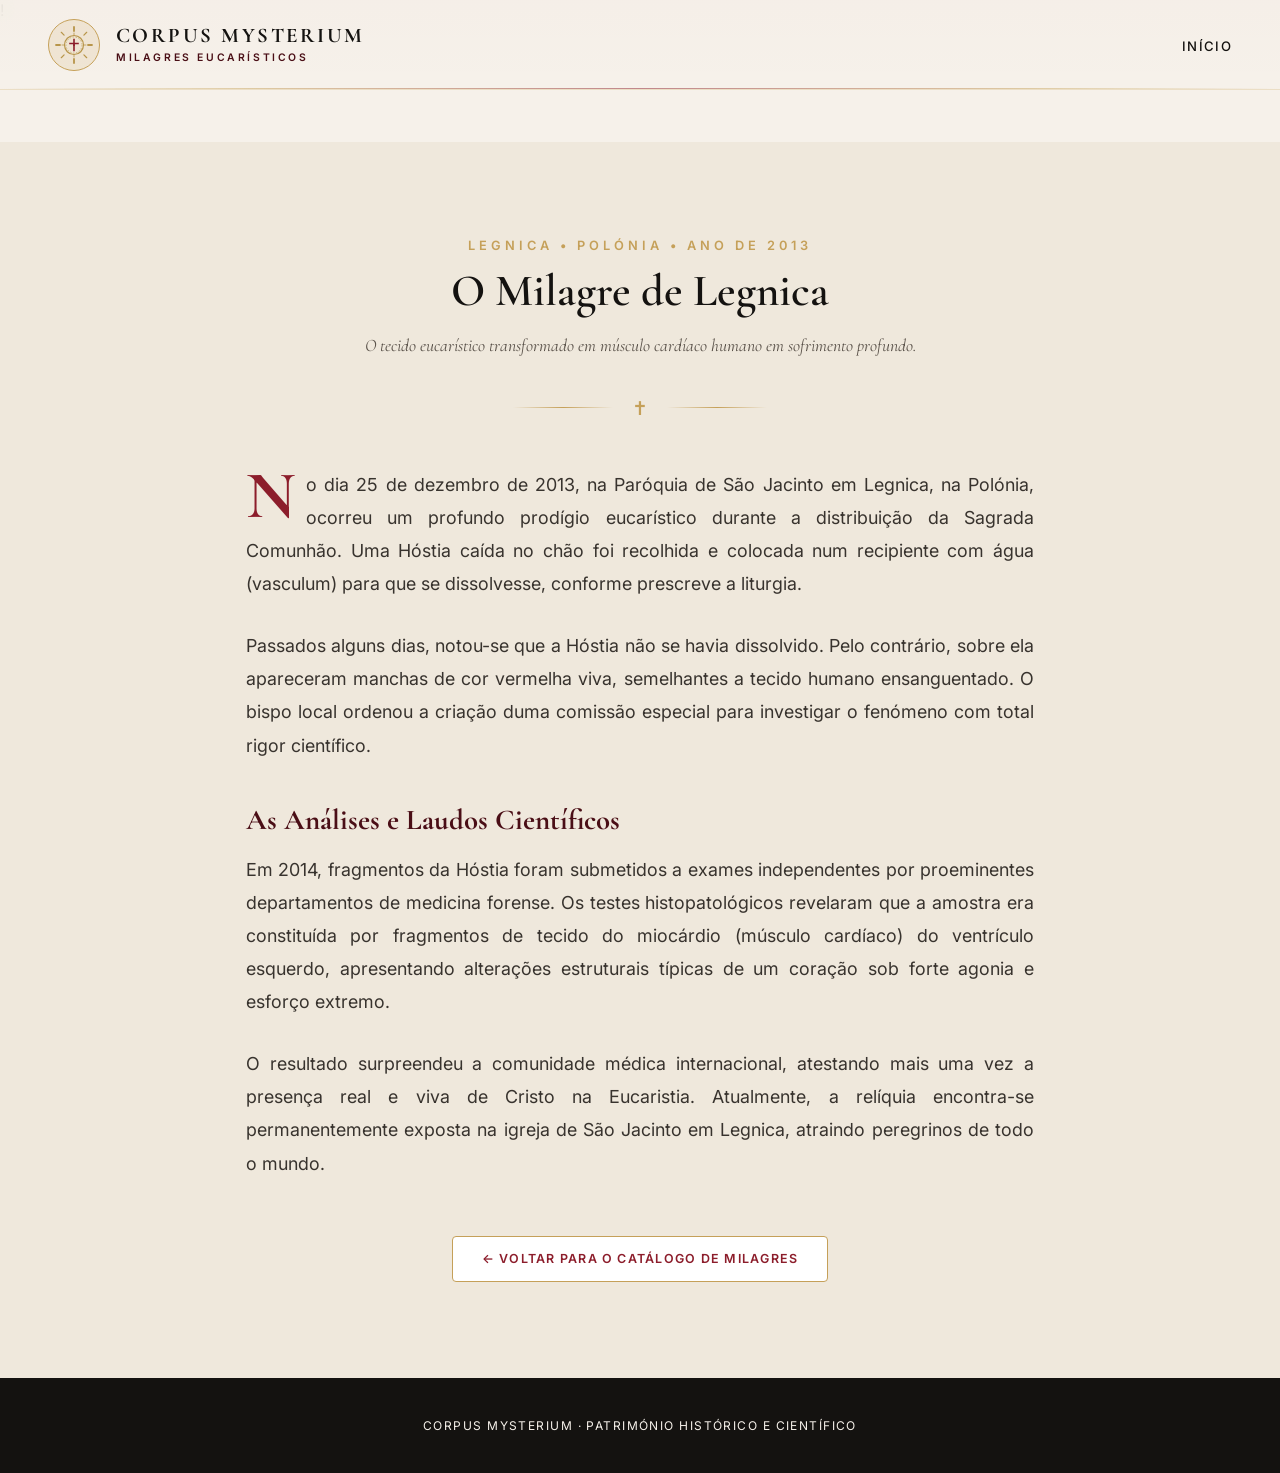
<file: milagre de legnica/legnica.html>
!<!DOCTYPE html>
<html lang="pt-BR">

<head>
    <meta charset="UTF-8">
    <meta name="viewport" content="width=device-width, initial-scale=1.0">
    <title>O Milagre de Legnica - Corpus Mysterium</title>

    <!-- Tipografia Editorial -->
    <link rel="preconnect" href="https://fonts.googleapis.com">
    <link rel="preconnect" href="https://fonts.gstatic.com" crossorigin>
    <link href="https://fonts.googleapis.com/css2?family=Cormorant+Garamond:ital,wght@0,400;0,600;1,400&family=Inter:wght@300;400;500;600&display=swap" rel="stylesheet">

    <!-- Caminho do CSS corrigido para voltar uma pasta -->
    <link rel="stylesheet" href="/card pronto/cards.css">
</head>

<body>

    <!-- CABEÇALHO OFICIAL COM A SUA LOGO E NOME CORRETOS -->
    <header class="corpus-header">
        <div class="sacred-atmosphere" aria-hidden="true"></div>

        <div class="header-container">
            <div class="logo-wrapper">
                <a href="../index.html" class="brand-placeholder" aria-label="Corpus Mysterium - Início">
                    <span class="brand-symbol" aria-hidden="true">
                        <!-- SUA LOGO SVG ORIGINAL -->
                        <svg width="40" height="40" viewBox="0 0 40 40" fill="none" xmlns="http://www.w3.org/2000/svg">
                            <g stroke="#B8954A" stroke-linecap="round">
                                <path d="M20 2V6M20 34V38M2 20H6M34 20H38" stroke-width="1.8" />
                                <path d="M7.27 7.27L10.1 10.1M29.9 29.9L32.73 32.73M7.27 32.73L10.1 29.9M29.9 10.1L32.73 7.27" stroke-width="1.2" />
                                <path d="M20 8V10M20 30V32M8 20H10M30 20H32" stroke-width="0.8" />
                            </g>
                            <circle cx="20" cy="20" r="9.5" stroke="#B8954A" stroke-width="1.2" />
                            <circle cx="20" cy="20" r="8" stroke="#B8954A" stroke-width="0.6" stroke-dasharray="1.5 1.5" />
                            <path d="M20 14.5V25.5M16 18.5H24" stroke="#8C1D2B" stroke-width="1.6" stroke-linecap="square" />
                            <circle cx="20" cy="20" r="1" fill="#8C1D2B" />
                        </svg>
                    </span>
                    <div class="brand-text">
                        <span class="brand-title">Corpus Mysterium</span>
                        <span class="brand-subtitle">Milagres Eucarísticos</span>
                    </div>
                </a>
            </div>

            <nav class="main-nav" aria-label="Navegação Principal">
                <ul class="nav-list">
                    <li><a href="/principais/index.html" class="nav-link">Início</a></li>
                </ul>
            </nav>
        </div>

        <div class="sacred-bottom-border" aria-hidden="true"></div>
    </header>

    <!-- CONTEÚDO EDITORIAL DO MILAGRE DE LEGNICA -->
    <main style="padding-top: calc(var(--header-height) + 2rem);">
        <section class="seccao-introducao">
            <div class="container-editorial">

                <header class="editorial-header">
                    <span class="editorial-subtitulo">Legnica &bull; Polónia &bull; Ano de 2013</span>
                    <h1 class="editorial-titulo">O Milagre de Legnica</h1>
                    <p class="editorial-tagline">O tecido eucarístico transformado em músculo cardíaco humano em sofrimento profundo.</p>
                </header>

                <div class="sacred-divider" aria-hidden="true">
                    <span class="line"></span>
                    <span class="symbol">✝</span>
                    <span class="line"></span>
                </div>

                <article class="editorial-conteudo">
                    <p>
                        <span class="drop-cap">N</span>o dia 25 de dezembro de 2013, na Paróquia de São Jacinto em Legnica, na Polónia, ocorreu um profundo prodígio eucarístico durante a distribuição da Sagrada Comunhão. Uma Hóstia caída no chão foi recolhida e colocada num recipiente com água (vasculum) para que se dissolvesse, conforme prescreve a liturgia.
                    </p>
                    <p>
                        Passados alguns dias, notou-se que a Hóstia não se havia dissolvido. Pelo contrário, sobre ela apareceram manchas de cor vermelha viva, semelhantes a tecido humano ensanguentado. O bispo local ordenou a criação duma comissão especial para investigar o fenómeno com total rigor científico.
                    </p>

                    <h3 style="font-family: var(--font-heading); font-size: 1.8rem; color: var(--blood-deep); margin: 2.5rem 0 1rem 0;">As Análises e Laudos Científicos</h3>
                    <p>
                        Em 2014, fragmentos da Hóstia foram submetidos a exames independentes por proeminentes departamentos de medicina forense. Os testes histopatológicos revelaram que a amostra era constituída por fragmentos de tecido do miocárdio (músculo cardíaco) do ventrículo esquerdo, apresentando alterações estruturais típicas de um coração sob forte agonia e esforço extremo.
                    </p>
                    <p>
                        O resultado surpreendeu a comunidade médica internacional, atestando mais uma vez a presença real e viva de Cristo na Eucaristia. Atualmente, a relíquia encontra-se permanentemente exposta na igreja de São Jacinto em Legnica, atraindo peregrinos de todo o mundo.
                    </p>

                    <div style="margin-top: 3.5rem; text-align: center;">
                        <a href="../index.html" class="card-action" style="display: inline-flex; border: 1px solid var(--liturgical-gold); padding: 0.9rem 1.8rem; border-radius: 4px; background: var(--pure-white); text-decoration: none;">
                            ← Voltar para o Catálogo de Milagres
                        </a>
                    </div>
                </article>

            </div>
        </section>
    </main>

    <!-- FOOTER -->
    <footer style="background-color: var(--incense-black); color: var(--ivory-eucharistic); text-align: center; padding: 2.5rem; font-size: 0.75rem; letter-spacing: 0.12em; text-transform: uppercase;">
        Corpus Mysterium &middot; Património Histórico e Científico
    </footer>

</body>

</html>
</file>
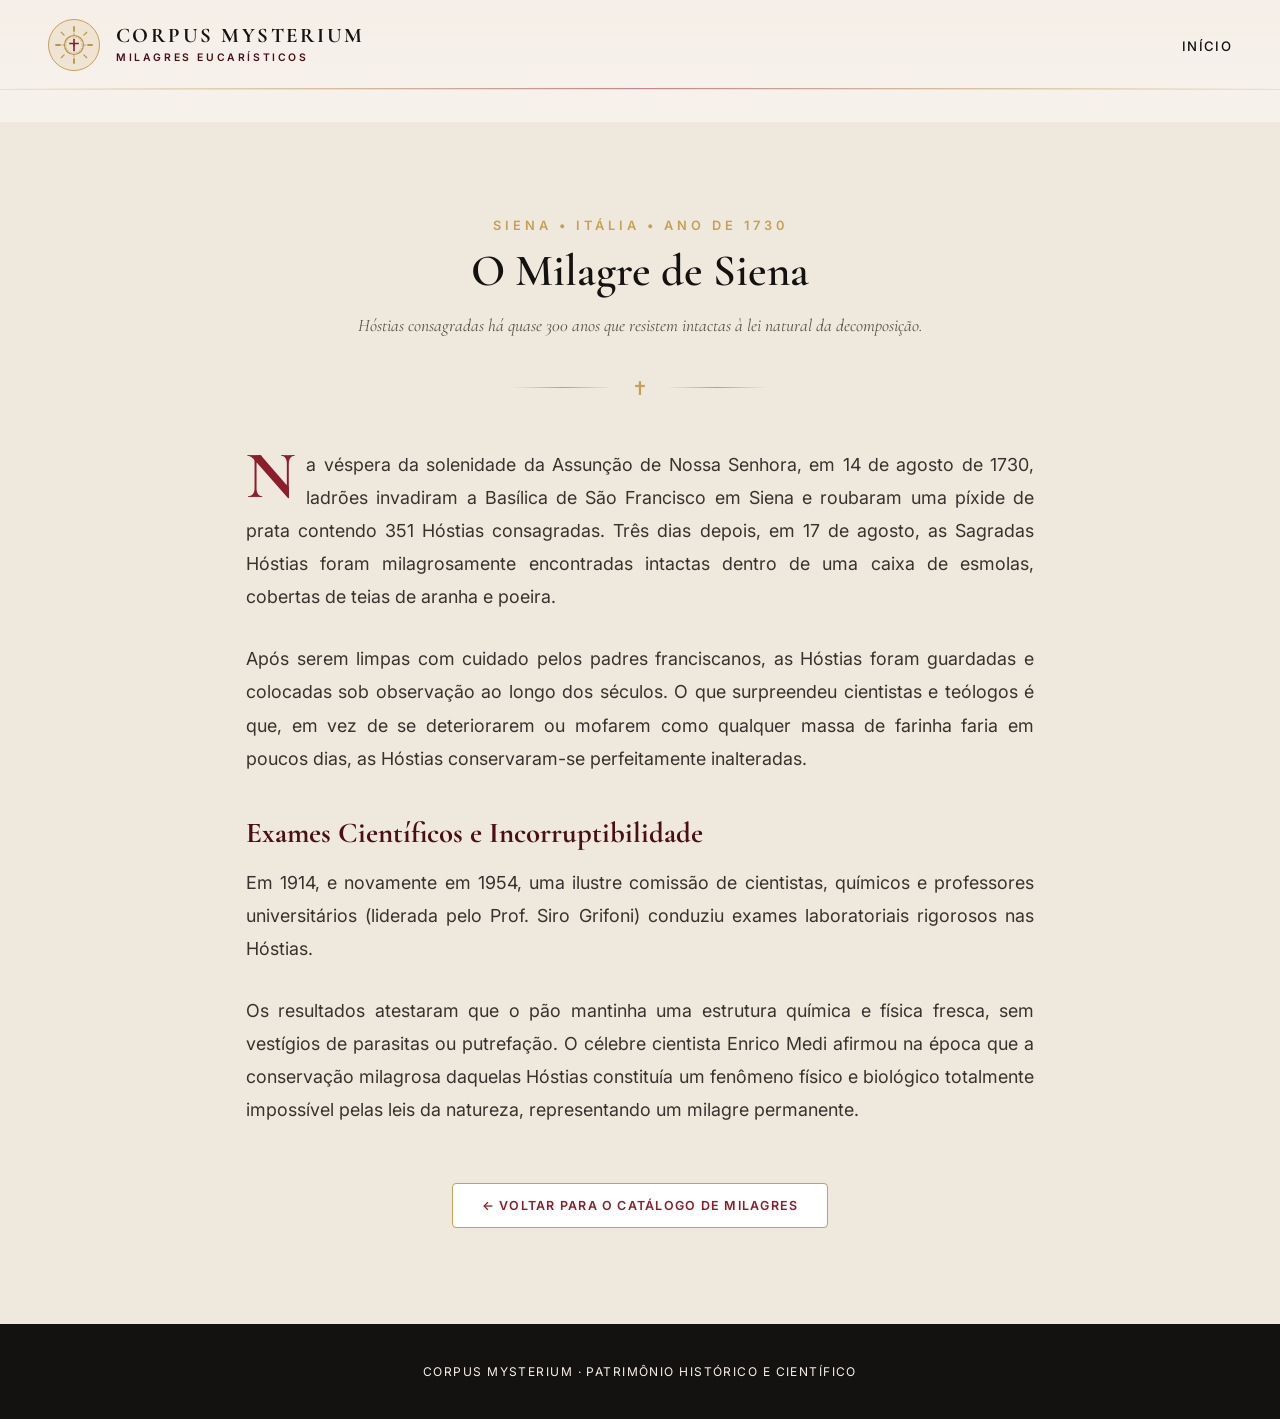
<file: milagre de siena/siena.html>
<!DOCTYPE html>
<html lang="pt-BR">

<head>
    <meta charset="UTF-8">
    <meta name="viewport" content="width=device-width, initial-scale=1.0">
    <title>O Milagre de Siena - Corpus Mysterium</title>

    <!-- Tipografia Editorial -->
    <link rel="preconnect" href="https://fonts.googleapis.com">
    <link rel="preconnect" href="https://fonts.gstatic.com" crossorigin>
    <link href="https://fonts.googleapis.com/css2?family=Cormorant+Garamond:ital,wght@0,400;0,600;1,400&family=Inter:wght@300;400;500;600&display=swap" rel="stylesheet">

    <!-- Caminho do CSS único na raiz do projeto -->
    <link rel="stylesheet" href="/card pronto/cards.css">
</head>

<body>

    <!-- CABEÇALHO OFICIAL COM A SUA LOGO E NOME CORRETOS -->
    <header class="corpus-header">
        <div class="sacred-atmosphere" aria-hidden="true"></div>

        <div class="header-container">
            <div class="logo-wrapper">
                <a href="../index.html" class="brand-placeholder" aria-label="Corpus Mysterium - Início">
                    <span class="brand-symbol" aria-hidden="true">
                        <!-- SUA LOGO SVG ORIGINAL -->
                        <svg width="40" height="40" viewBox="0 0 40 40" fill="none" xmlns="http://www.w3.org/2000/svg">
                            <g stroke="#B8954A" stroke-linecap="round">
                                <path d="M20 2V6M20 34V38M2 20H6M34 20H38" stroke-width="1.8" />
                                <path d="M7.27 7.27L10.1 10.1M29.9 29.9L32.73 32.73M7.27 32.73L10.1 29.9M29.9 10.1L32.73 7.27" stroke-width="1.2" />
                                <path d="M20 8V10M20 30V32M8 20H10M30 20H32" stroke-width="0.8" />
                            </g>
                            <circle cx="20" cy="20" r="9.5" stroke="#B8954A" stroke-width="1.2" />
                            <circle cx="20" cy="20" r="8" stroke="#B8954A" stroke-width="0.6" stroke-dasharray="1.5 1.5" />
                            <path d="M20 14.5V25.5M16 18.5H24" stroke="#8C1D2B" stroke-width="1.6" stroke-linecap="square" />
                            <circle cx="20" cy="20" r="1" fill="#8C1D2B" />
                        </svg>
                    </span>
                    <div class="brand-text">
                        <span class="brand-title">Corpus Mysterium</span>
                        <span class="brand-subtitle">Milagres Eucarísticos</span>
                    </div>
                </a>
            </div>

            <nav class="main-nav" aria-label="Navegação Principal">
                <ul class="nav-list">
                    <li><a href="../index.html" class="nav-link">Início</a></li>
                </ul>
            </nav>
        </div>

        <div class="sacred-bottom-border" aria-hidden="true"></div>
    </header>

    <!-- CONTEÚDO EDITORIAL DO MILAGRE DE SIENA -->
    <main style="padding-top: calc(var(--header-height) + 2rem);">
        <section class="seccao-introducao">
            <div class="container-editorial">

                <header class="editorial-header">
                    <span class="editorial-subtitulo">Siena • Itália • Ano de 1730</span>
                    <h1 class="editorial-titulo">O Milagre de Siena</h1>
                    <p class="editorial-tagline">Hóstias consagradas há quase 300 anos que resistem intactas à lei natural da decomposição.</p>
                </header>

                <div class="sacred-divider" aria-hidden="true">
                    <span class="line"></span>
                    <span class="symbol">✝</span>
                    <span class="line"></span>
                </div>

                <article class="editorial-conteudo">
                    <p>
                        <span class="drop-cap">N</span>a véspera da solenidade da Assunção de Nossa Senhora, em 14 de agosto de 1730, ladrões invadiram a Basílica de São Francisco em Siena e roubaram uma píxide de prata contendo 351 Hóstias consagradas. Três dias depois, em 17 de agosto, as Sagradas Hóstias foram milagrosamente encontradas intactas dentro de uma caixa de esmolas, cobertas de teias de aranha e poeira.
                    </p>
                    <p>
                        Após serem limpas com cuidado pelos padres franciscanos, as Hóstias foram guardadas e colocadas sob observação ao longo dos séculos. O que surpreendeu cientistas e teólogos é que, em vez de se deteriorarem ou mofarem como qualquer massa de farinha faria em poucos dias, as Hóstias conservaram-se perfeitamente inalteradas.
                    </p>

                    <h3 style="font-family: var(--font-heading); font-size: 1.8rem; color: var(--blood-deep); margin: 2.5rem 0 1rem 0;">Exames Científicos e Incorruptibilidade</h3>
                    <p>
                        Em 1914, e novamente em 1954, uma ilustre comissão de cientistas, químicos e professores universitários (liderada pelo Prof. Siro Grifoni) conduziu exames laboratoriais rigorosos nas Hóstias.
                    </p>
                    <p>
                        Os resultados atestaram que o pão mantinha uma estrutura química e física fresca, sem vestígios de parasitas ou putrefação. O célebre cientista Enrico Medi afirmou na época que a conservação milagrosa daquelas Hóstias constituía um fenômeno físico e biológico totalmente impossível pelas leis da natureza, representando um milagre permanente.
                    </p>

                    <div style="margin-top: 3.5rem; text-align: center;">
                        <a href="index.html" class="card-action" style="display: inline-flex; border: 1px solid var(--liturgical-gold); padding: 0.9rem 1.8rem; border-radius: 4px; background: var(--pure-white); text-decoration: none;">
                            ← Voltar para o Catálogo de Milagres
                        </a>
                    </div>
                </article>

            </div>
        </section>
    </main>

    <!-- FOOTER -->
    <footer style="background-color: var(--incense-black); color: var(--ivory-eucharistic); text-align: center; padding: 2.5rem; font-size: 0.75rem; letter-spacing: 0.12em; text-transform: uppercase;">
        Corpus Mysterium · Patrimônio Histórico e Científico
    </footer>

</body>

</html>
</file>
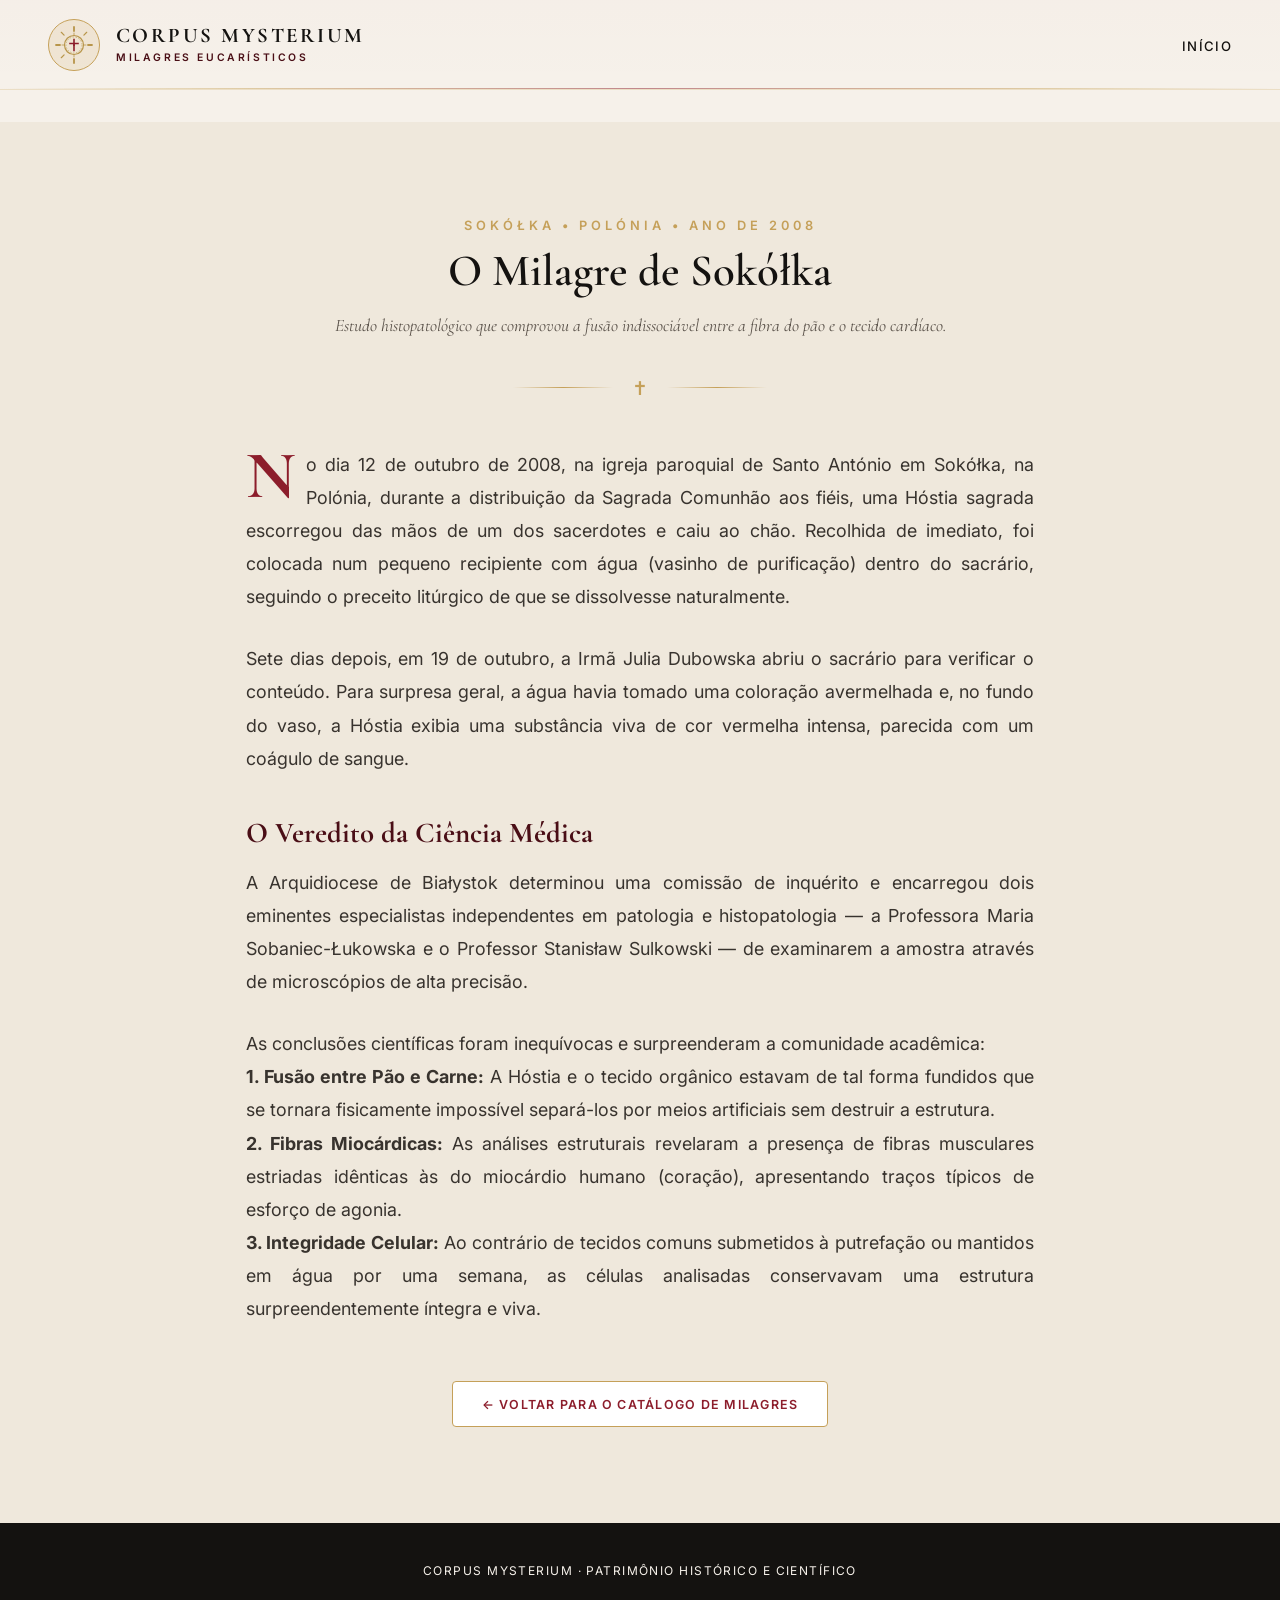
<file: milagre de Sokółka/Sokółka.html>
<!DOCTYPE html>
<html lang="pt-BR">

<head>
    <meta charset="UTF-8">
    <meta name="viewport" content="width=device-width, initial-scale=1.0">
    <title>O Milagre de Sokółka - Corpus Mysterium</title>

    <!-- Tipografia Editorial -->
    <link rel="preconnect" href="https://fonts.googleapis.com">
    <link rel="preconnect" href="https://fonts.gstatic.com" crossorigin>
    <link href="https://fonts.googleapis.com/css2?family=Cormorant+Garamond:ital,wght@0,400;0,600;1,400&family=Inter:wght@300;400;500;600&display=swap" rel="stylesheet">

    <!-- Caminho do CSS único na raiz do projeto -->
    <link rel="stylesheet" href="/card pronto/cards.css">
</head>

<body>

    <!-- CABEÇALHO OFICIAL COM A SUA LOGO E NOME CORRETOS -->
    <header class="corpus-header">
        <div class="sacred-atmosphere" aria-hidden="true"></div>

        <div class="header-container">
            <div class="logo-wrapper">
                <a href="../index.html" class="brand-placeholder" aria-label="Corpus Mysterium - Início">
                    <span class="brand-symbol" aria-hidden="true">
                        <!-- SUA LOGO SVG ORIGINAL -->
                        <svg width="40" height="40" viewBox="0 0 40 40" fill="none" xmlns="http://www.w3.org/2000/svg">
                            <g stroke="#B8954A" stroke-linecap="round">
                                <path d="M20 2V6M20 34V38M2 20H6M34 20H38" stroke-width="1.8" />
                                <path d="M7.27 7.27L10.1 10.1M29.9 29.9M32.73 32.73M7.27 32.73L10.1 29.9M29.9 10.1L32.73 7.27" stroke-width="1.2" />
                                <path d="M20 8V10M20 30V32M8 20H10M30 20H32" stroke-width="0.8" />
                            </g>
                            <circle cx="20" cy="20" r="9.5" stroke="#B8954A" stroke-width="1.2" />
                            <circle cx="20" cy="20" r="8" stroke="#B8954A" stroke-width="0.6" stroke-dasharray="1.5 1.5" />
                            <path d="M20 14.5V25.5M16 18.5H24" stroke="#8C1D2B" stroke-width="1.6" stroke-linecap="square" />
                            <circle cx="20" cy="20" r="1" fill="#8C1D2B" />
                        </svg>
                    </span>
                    <div class="brand-text">
                        <span class="brand-title">Corpus Mysterium</span>
                        <span class="brand-subtitle">Milagres Eucarísticos</span>
                    </div>
                </a>
            </div>

            <nav class="main-nav" aria-label="Navegação Principal">
                <ul class="nav-list">
                    <li><a href="../index.html" class="nav-link">Início</a></li>
                </ul>
            </nav>
        </div>

        <div class="sacred-bottom-border" aria-hidden="true"></div>
    </header>

    <!-- CONTEÚDO EDITORIAL DO MILAGRE DE SOKÓŁKA -->
    <main style="padding-top: calc(var(--header-height) + 2rem);">
        <section class="seccao-introducao">
            <div class="container-editorial">

                <header class="editorial-header">
                    <span class="editorial-subtitulo">Sokółka &bull; Polónia &bull; Ano de 2008</span>
                    <h1 class="editorial-titulo">O Milagre de Sokółka</h1>
                    <p class="editorial-tagline">Estudo histopatológico que comprovou a fusão indissociável entre a fibra do pão e o tecido cardíaco.</p>
                </header>

                <div class="sacred-divider" aria-hidden="true">
                    <span class="line"></span>
                    <span class="symbol">✝</span>
                    <span class="line"></span>
                </div>

                <article class="editorial-conteudo">
                    <p>
                        <span class="drop-cap">N</span>o dia 12 de outubro de 2008, na igreja paroquial de Santo António em Sokółka, na Polónia, durante a distribuição da Sagrada Comunhão aos fiéis, uma Hóstia sagrada escorregou das mãos de um dos sacerdotes e caiu ao chão. Recolhida de imediato, foi colocada num pequeno recipiente com água (vasinho de purificação) dentro do sacrário, seguindo o preceito litúrgico de que se dissolvesse naturalmente.
                    </p>
                    <p>
                        Sete dias depois, em 19 de outubro, a Irmã Julia Dubowska abriu o sacrário para verificar o conteúdo. Para surpresa geral, a água havia tomado uma coloração avermelhada e, no fundo do vaso, a Hóstia exibia uma substância viva de cor vermelha intensa, parecida com um coágulo de sangue.
                    </p>

                    <h3 style="font-family: var(--font-heading); font-size: 1.8rem; color: var(--blood-deep); margin: 2.5rem 0 1rem 0;">O Veredito da Ciência Médica</h3>
                    <p>
                        A Arquidiocese de Białystok determinou uma comissão de inquérito e encarregou dois eminentes especialistas independentes em patologia e histopatologia — a Professora Maria Sobaniec-Łukowska e o Professor Stanisław Sulkowski — de examinarem a amostra através de microscópios de alta precisão.
                    </p>
                    <p>
                        As conclusões científicas foram inequívocas e surpreenderam a comunidade acadêmica:<br>
                        <strong>1. Fusão entre Pão e Carne:</strong> A Hóstia e o tecido orgânico estavam de tal forma fundidos que se tornara fisicamente impossível separá-los por meios artificiais sem destruir a estrutura.<br>
                        <strong>2. Fibras Miocárdicas:</strong> As análises estruturais revelaram a presença de fibras musculares estriadas idênticas às do miocárdio humano (coração), apresentando traços típicos de esforço de agonia.<br>
                        <strong>3. Integridade Celular:</strong> Ao contrário de tecidos comuns submetidos à putrefação ou mantidos em água por uma semana, as células analisadas conservavam uma estrutura surpreendentemente íntegra e viva.
                    </p>

                    <div style="margin-top: 3.5rem; text-align: center;">
                        <a href="../index.html" class="card-action" style="display: inline-flex; border: 1px solid var(--liturgical-gold); padding: 0.9rem 1.8rem; border-radius: 4px; background: var(--pure-white); text-decoration: none;">
                            ← Voltar para o Catálogo de Milagres
                        </a>
                    </div>
                </article>

            </div>
        </section>
    </main>

    <!-- FOOTER -->
    <footer style="background-color: var(--incense-black); color: var(--ivory-eucharistic); text-align: center; padding: 2.5rem; font-size: 0.75rem; letter-spacing: 0.12em; text-transform: uppercase;">
        Corpus Mysterium &middot; Patrimônio Histórico e Científico
    </footer>

</body>

</html>
</file>
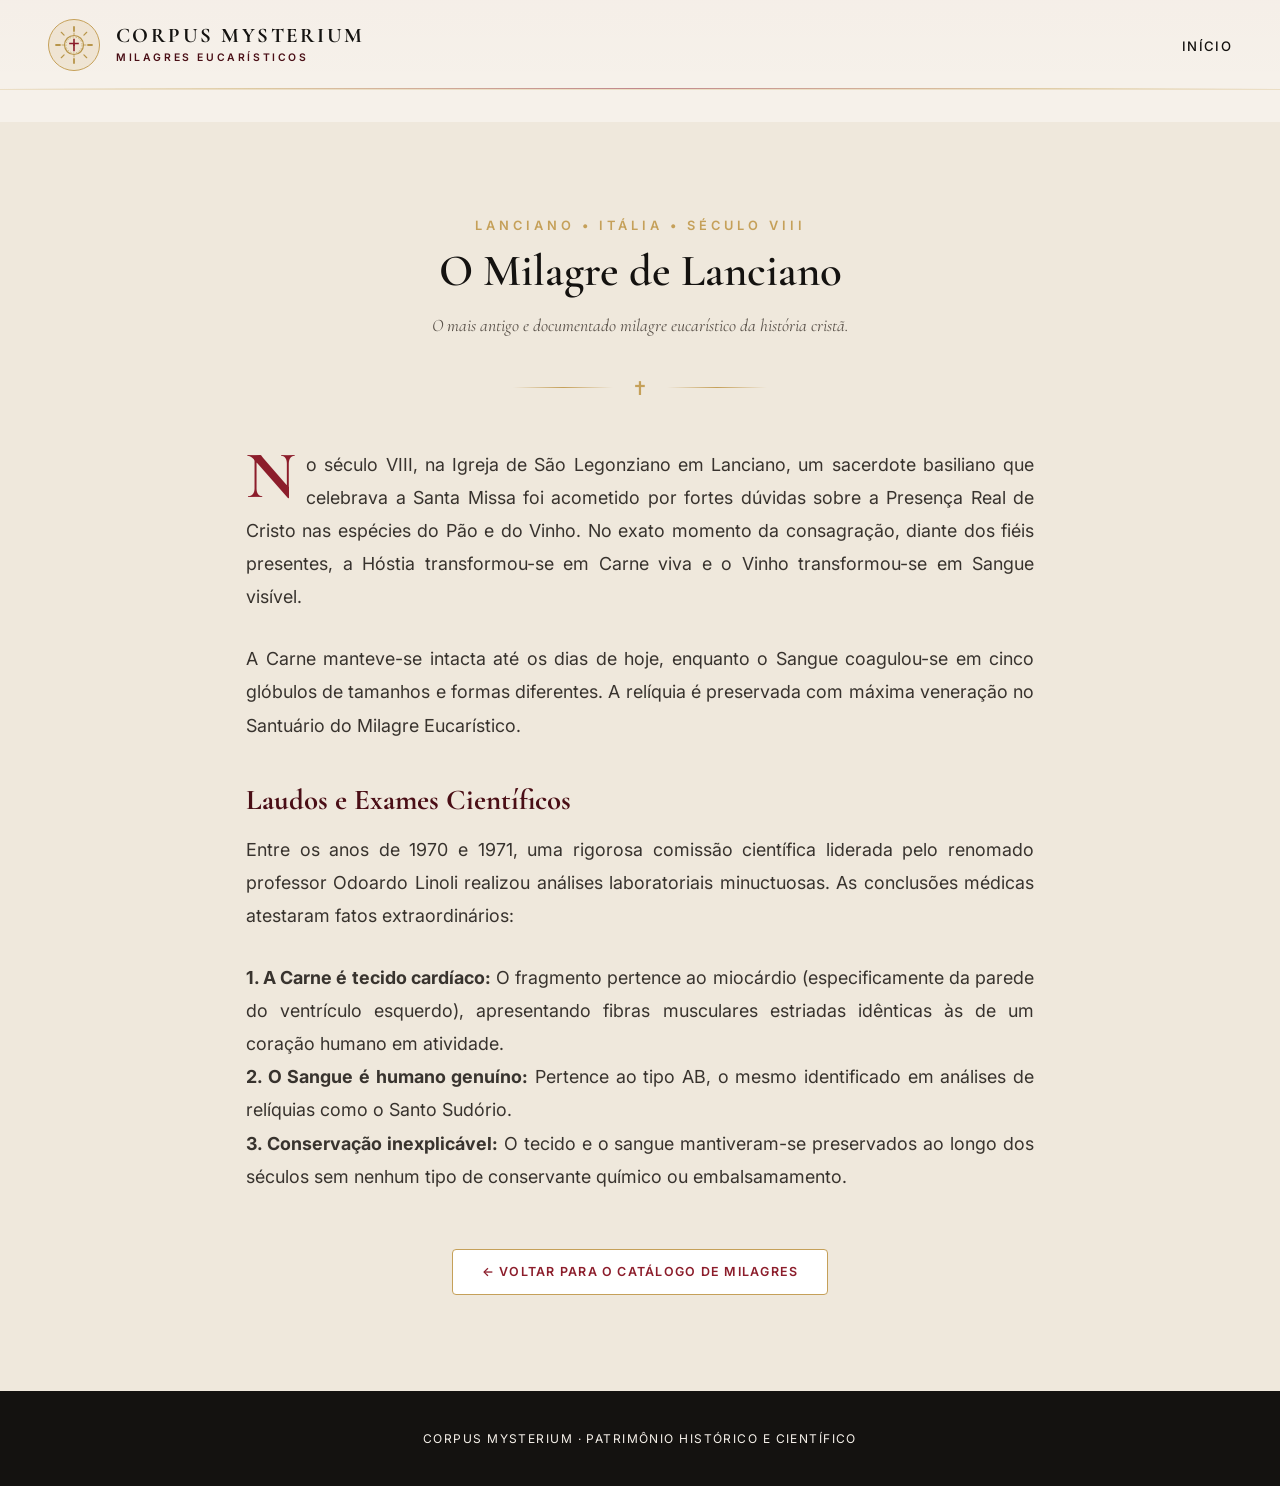
<file: milagre lanciano/lanciano.html>
<!DOCTYPE html>
<html lang="pt-BR">

<head>
    <meta charset="UTF-8">
    <meta name="viewport" content="width=device-width, initial-scale=1.0">
    <title>O Milagre de Lanciano - Corpus Mysterium</title>

    <!-- Tipografia Editorial -->
    <link rel="preconnect" href="https://fonts.googleapis.com">
    <link rel="preconnect" href="https://fonts.gstatic.com" crossorigin>
    <link href="https://fonts.googleapis.com/css2?family=Cormorant+Garamond:ital,wght@0,400;0,600;1,400&family=Inter:wght@300;400;500;600&display=swap" rel="stylesheet">

    <!-- Caminho do CSS corrigido para voltar uma pasta -->
    <link rel="stylesheet" href="/card pronto/cards.css">
</head>

<body>

    <!-- CABEÇALHO OFICIAL COM A SUA LOGO E NOME CORRETOS -->
    <header class="corpus-header">
        <div class="sacred-atmosphere" aria-hidden="true"></div>

        <div class="header-container">
            <div class="logo-wrapper">
                <a href="../index.html" class="brand-placeholder" aria-label="Corpus Mysterium - Início">
                    <span class="brand-symbol" aria-hidden="true">
                        <!-- SUA LOGO SVG ORIGINAL -->
                        <svg width="40" height="40" viewBox="0 0 40 40" fill="none" xmlns="http://www.w3.org/2000/svg">
                            <g stroke="#B8954A" stroke-linecap="round">
                                <path d="M20 2V6M20 34V38M2 20H6M34 20H38" stroke-width="1.8" />
                                <path d="M7.27 7.27L10.1 10.1M29.9 29.9L32.73 32.73M7.27 32.73L10.1 29.9M29.9 10.1L32.73 7.27" stroke-width="1.2" />
                                <path d="M20 8V10M20 30V32M8 20H10M30 20H32" stroke-width="0.8" />
                            </g>
                            <circle cx="20" cy="20" r="9.5" stroke="#B8954A" stroke-width="1.2" />
                            <circle cx="20" cy="20" r="8" stroke="#B8954A" stroke-width="0.6" stroke-dasharray="1.5 1.5" />
                            <path d="M20 14.5V25.5M16 18.5H24" stroke="#8C1D2B" stroke-width="1.6" stroke-linecap="square" />
                            <circle cx="20" cy="20" r="1" fill="#8C1D2B" />
                        </svg>
                    </span>
                    <div class="brand-text">
                        <span class="brand-title">Corpus Mysterium</span>
                        <span class="brand-subtitle">Milagres Eucarísticos</span>
                    </div>
                </a>
            </div>

            <nav class="main-nav" aria-label="Navegação Principal">
                <ul class="nav-list">
                    <li><a href="/principais/index.html" class="nav-link">Início</a></li>
                </ul>
            </nav>
        </div>

        <div class="sacred-bottom-border" aria-hidden="true"></div>
    </header>

    <!-- CONTEÚDO EDITORIAL DO MILAGRE DE LANCIANO -->
    <main style="padding-top: calc(var(--header-height) + 2rem);">
        <section class="seccao-introducao">
            <div class="container-editorial">

                <header class="editorial-header">
                    <span class="editorial-subtitulo">Lanciano &bull; Itália &bull; Século VIII</span>
                    <h1 class="editorial-titulo">O Milagre de Lanciano</h1>
                    <p class="editorial-tagline">O mais antigo e documentado milagre eucarístico da história cristã.</p>
                </header>

                <div class="sacred-divider" aria-hidden="true">
                    <span class="line"></span>
                    <span class="symbol">✝</span>
                    <span class="line"></span>
                </div>

                <article class="editorial-conteudo">
                    <p>
                        <span class="drop-cap">N</span>o século VIII, na Igreja de São Legonziano em Lanciano, um sacerdote basiliano que celebrava a Santa Missa foi acometido por fortes dúvidas sobre a Presença Real de Cristo nas espécies do Pão e do Vinho. No exato momento da consagração, diante dos fiéis presentes, a Hóstia transformou-se em Carne viva e o Vinho transformou-se em Sangue visível.
                    </p>
                    <p>
                        A Carne manteve-se intacta até os dias de hoje, enquanto o Sangue coagulou-se em cinco glóbulos de tamanhos e formas diferentes. A relíquia é preservada com máxima veneração no Santuário do Milagre Eucarístico.
                    </p>

                    <h3 style="font-family: var(--font-heading); font-size: 1.8rem; color: var(--blood-deep); margin: 2.5rem 0 1rem 0;">Laudos e Exames Científicos</h3>
                    <p>
                        Entre os anos de 1970 e 1971, uma rigorosa comissão científica liderada pelo renomado professor Odoardo Linoli realizou análises laboratoriais minuctuosas. As conclusões médicas atestaram fatos extraordinários:
                    </p>
                    <p>
                        <strong>1. A Carne é tecido cardíaco:</strong> O fragmento pertence ao miocárdio (especificamente da parede do ventrículo esquerdo), apresentando fibras musculares estriadas idênticas às de um coração humano em atividade.<br>
                        <strong>2. O Sangue é humano genuíno:</strong> Pertence ao tipo AB, o mesmo identificado em análises de relíquias como o Santo Sudório.<br>
                        <strong>3. Conservação inexplicável:</strong> O tecido e o sangue mantiveram-se preservados ao longo dos séculos sem nenhum tipo de conservante químico ou embalsamamento.
                    </p>

                    <div style="margin-top: 3.5rem; text-align: center;">
                        <a href="../index.html" class="card-action" style="display: inline-flex; border: 1px solid var(--liturgical-gold); padding: 0.9rem 1.8rem; border-radius: 4px; background: var(--pure-white); text-decoration: none;">
                            ← Voltar para o Catálogo de Milagres
                        </a>
                    </div>
                </article>

            </div>
        </section>
    </main>

    <!-- FOOTER -->
    <footer style="background-color: var(--incense-black); color: var(--ivory-eucharistic); text-align: center; padding: 2.5rem; font-size: 0.75rem; letter-spacing: 0.12em; text-transform: uppercase;">
        Corpus Mysterium &middot; Patrimônio Histórico e Científico
    </footer>

</body>

</html>
</file>
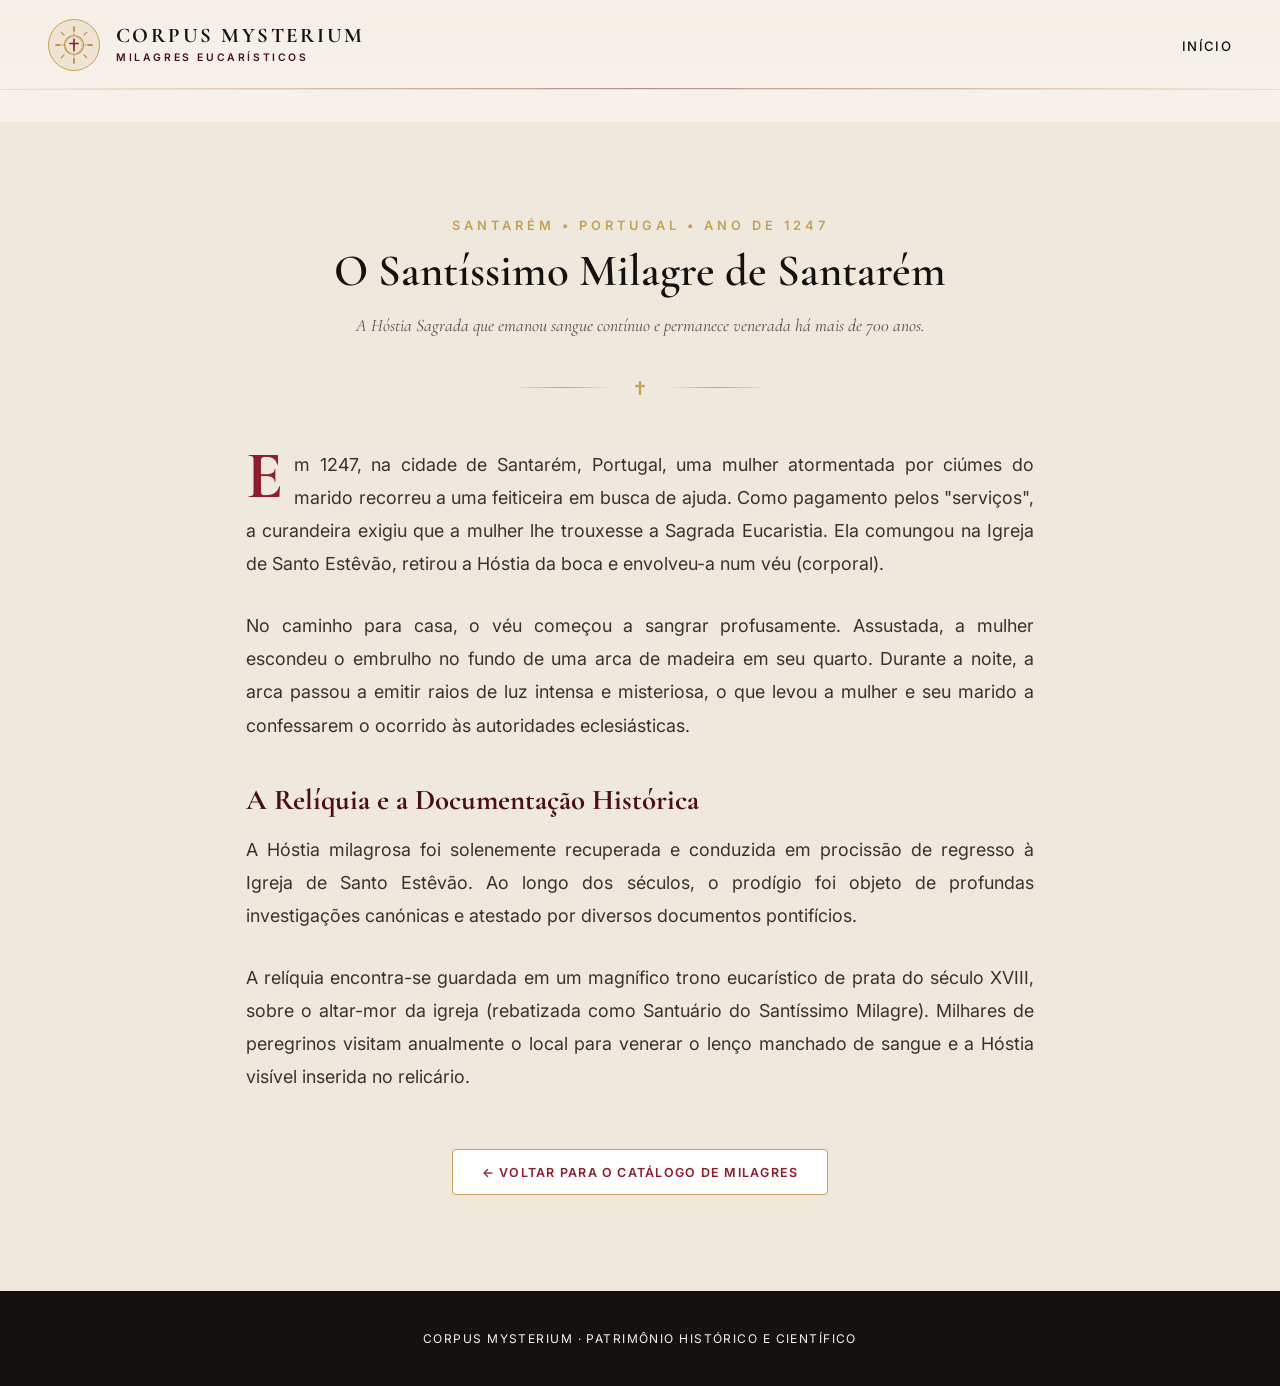
<file: milagre santarem/santarem.html>
<!DOCTYPE html>
<html lang="pt-BR">

<head>
    <meta charset="UTF-8">
    <meta name="viewport" content="width=device-width, initial-scale=1.0">
    <title>O Santíssimo Milagre de Santarém - Corpus Mysterium</title>

    <!-- Tipografia Editorial -->
    <link rel="preconnect" href="https://fonts.googleapis.com">
    <link rel="preconnect" href="https://fonts.gstatic.com" crossorigin>
    <link href="https://fonts.googleapis.com/css2?family=Cormorant+Garamond:ital,wght@0,400;0,600;1,400&family=Inter:wght@300;400;500;600&display=swap" rel="stylesheet">

    <!-- Caminho do CSS corrigido para voltar uma pasta -->
    <link rel="stylesheet" href="/card pronto/cards.css">
</head>

<body>

    <!-- CABEÇALHO OFICIAL COM A SUA LOGO E NOME CORRETOS -->
    <header class="corpus-header">
        <div class="sacred-atmosphere" aria-hidden="true"></div>

        <div class="header-container">
            <div class="logo-wrapper">
                <a href="../index.html" class="brand-placeholder" aria-label="Corpus Mysterium - Início">
                    <span class="brand-symbol" aria-hidden="true">
                        <!-- SUA LOGO SVG ORIGINAL -->
                        <svg width="40" height="40" viewBox="0 0 40 40" fill="none" xmlns="http://www.w3.org/2000/svg">
                            <g stroke="#B8954A" stroke-linecap="round">
                                <path d="M20 2V6M20 34V38M2 20H6M34 20H38" stroke-width="1.8" />
                                <path d="M7.27 7.27L10.1 10.1M29.9 29.9L32.73 32.73M7.27 32.73L10.1 29.9M29.9 10.1L32.73 7.27" stroke-width="1.2" />
                                <path d="M20 8V10M20 30V32M8 20H10M30 20H32" stroke-width="0.8" />
                            </g>
                            <circle cx="20" cy="20" r="9.5" stroke="#B8954A" stroke-width="1.2" />
                            <circle cx="20" cy="20" r="8" stroke="#B8954A" stroke-width="0.6" stroke-dasharray="1.5 1.5" />
                            <path d="M20 14.5V25.5M16 18.5H24" stroke="#8C1D2B" stroke-width="1.6" stroke-linecap="square" />
                            <circle cx="20" cy="20" r="1" fill="#8C1D2B" />
                        </svg>
                    </span>
                    <div class="brand-text">
                        <span class="brand-title">Corpus Mysterium</span>
                        <span class="brand-subtitle">Milagres Eucarísticos</span>
                    </div>
                </a>
            </div>

            <nav class="main-nav" aria-label="Navegação Principal">
                <ul class="nav-list">
                    <li><a href="../index.html" class="nav-link">Início</a></li>
                </ul>
            </nav>
        </div>

        <div class="sacred-bottom-border" aria-hidden="true"></div>
    </header>

    <!-- CONTEÚDO EDITORIAL DO MILAGRE DE SANTARÉM -->
    <main style="padding-top: calc(var(--header-height) + 2rem);">
        <section class="seccao-introducao">
            <div class="container-editorial">

                <header class="editorial-header">
                    <span class="editorial-subtitulo">Santarém &bull; Portugal &bull; Ano de 1247</span>
                    <h1 class="editorial-titulo">O Santíssimo Milagre de Santarém</h1>
                    <p class="editorial-tagline">A Hóstia Sagrada que emanou sangue contínuo e permanece venerada há mais de 700 anos.</p>
                </header>

                <div class="sacred-divider" aria-hidden="true">
                    <span class="line"></span>
                    <span class="symbol">✝</span>
                    <span class="line"></span>
                </div>

                <article class="editorial-conteudo">
                    <p>
                        <span class="drop-cap">E</span>m 1247, na cidade de Santarém, Portugal, uma mulher atormentada por ciúmes do marido recorreu a uma feiticeira em busca de ajuda. Como pagamento pelos "serviços", a curandeira exigiu que a mulher lhe trouxesse a Sagrada Eucaristia. Ela comungou na Igreja de Santo Estêvão, retirou a Hóstia da boca e envolveu-a num véu (corporal).
                    </p>
                    <p>
                        No caminho para casa, o véu começou a sangrar profusamente. Assustada, a mulher escondeu o embrulho no fundo de uma arca de madeira em seu quarto. Durante a noite, a arca passou a emitir raios de luz intensa e misteriosa, o que levou a mulher e seu marido a confessarem o ocorrido às autoridades eclesiásticas.
                    </p>

                    <h3 style="font-family: var(--font-heading); font-size: 1.8rem; color: var(--blood-deep); margin: 2.5rem 0 1rem 0;">A Relíquia e a Documentação Histórica</h3>
                    <p>
                        A Hóstia milagrosa foi solenemente recuperada e conduzida em procissão de regresso à Igreja de Santo Estêvão. Ao longo dos séculos, o prodígio foi objeto de profundas investigações canónicas e atestado por diversos documentos pontifícios.
                    </p>
                    <p>
                        A relíquia encontra-se guardada em um magnífico trono eucarístico de prata do século XVIII, sobre o altar-mor da igreja (rebatizada como Santuário do Santíssimo Milagre). Milhares de peregrinos visitam anualmente o local para venerar o lenço manchado de sangue e a Hóstia visível inserida no relicário.
                    </p>

                    <div style="margin-top: 3.5rem; text-align: center;">
                        <a href="../index.html" class="card-action" style="display: inline-flex; border: 1px solid var(--liturgical-gold); padding: 0.9rem 1.8rem; border-radius: 4px; background: var(--pure-white); text-decoration: none;">
                            ← Voltar para o Catálogo de Milagres
                        </a>
                    </div>
                </article>

            </div>
        </section>
    </main>

    <!-- FOOTER -->
    <footer style="background-color: var(--incense-black); color: var(--ivory-eucharistic); text-align: center; padding: 2.5rem; font-size: 0.75rem; letter-spacing: 0.12em; text-transform: uppercase;">
        Corpus Mysterium &middot; Patrimônio Histórico e Científico
    </footer>

</body>

</html>
</file>
<file: style.css>
:root {
    /* Paleta Oficial */
    --ivory-eucharistic: #F3EBDD;
    --cream: #E8DFCF;
    --incense-black: #171513;
    --blood-red: #8C1D2B;
    /* Vermelho sangue vivo */
    --blood-deep: #54101A;
    /* Vinho sacramental escuro */
    --liturgical-gold: #B8954A;
    /* Dourado litúrgico */

    /* Tipografia */
    --font-heading: 'Cormorant Garamond', Georgia, serif;
    --font-sans: 'Inter', sans-serif;

    /* Dimensões */
    --header-height: 92px;
    --container-max: 1400px;
}

/* Reset básico */
*,
*::before,
*::after {
    box-sizing: border-box;
    margin: 0;
    padding: 0;
}

body {
    background-color: var(--ivory-eucharistic);
    color: var(--incense-black);
    font-family: var(--font-sans);
    -webkit-font-smoothing: antialiased;
}

/* ==========================================
   HEADER PRINCIPAL
   ========================================== */
.corpus-header {

    position: fixed;
    top: 0;
    left: 0;
    z-index: 1000;
    /* Garante que o header fique acima dos outros elementos */
    width: 100%;
    height: var(--header-height);
    background-color: var(--ivory-eucharistic);
    display: flex;
    align-items: center;
    justify-content: center;
    border-bottom: 1px solid rgba(184, 149, 74, 0.2);
}

/* Fundo editorial sóbrio (Sem néon/brilho artificial) */
.sacred-atmosphere {
    position: absolute;
    top: 0;
    left: 0;
    width: 100%;
    height: 100%;
    pointer-events: none;
    opacity: 0.25;
    background: linear-gradient(180deg, rgba(140, 29, 43, 0.04) 0%, transparent 100%);
}

.header-container {
    width: 100%;
    max-width: var(--container-max);
    margin: 0 auto;
    padding: 0 3rem;
    display: flex;
    align-items: center;
    justify-content: space-between;
    position: relative;
    z-index: 2;
}

/* ==========================================
   LOGO & BRANDING (ESQUERDA)
   ========================================== */
.logo-wrapper {
    display: flex;
    align-items: center;
}

.brand-placeholder {
    display: flex;
    align-items: center;
    gap: 0.9rem;
    text-decoration: none;
    color: var(--incense-black);
    transition: opacity 0.25s ease;
}

.brand-placeholder:hover {
    opacity: 0.82;
}

.brand-symbol {
    display: flex;
    align-items: center;
    justify-content: center;
    width: 60px;
    /* Aumentado de 42px para 60px */
    height: 60px;
    /* Aumentado de 42px para 60px */
    flex-shrink: 0;
}

.brand-symbol svg {
    display: block;
    width: 100%;
    height: 100%;
}

.brand-text {
    display: flex;
    flex-direction: column;
}

.brand-title {
    font-family: var(--font-heading);
    font-size: 1.2rem;
    font-weight: 600;
    letter-spacing: 0.1em;
    text-transform: uppercase;
    color: var(--incense-black);
    line-height: 1.1;
}

.brand-subtitle {
    font-size: 0.65rem;
    font-weight: 500;
    letter-spacing: 0.2em;
    text-transform: uppercase;
    color: var(--blood-deep);
    margin-top: 3px;
}

/* ==========================================
   NAVEGAÇÃO PRINCIPAL (DESKTOP)
   ========================================== */
.main-nav {
    display: flex;
}

.nav-list {
    list-style: none;
    display: flex;
    gap: 2.5rem;
    align-items: center;
}

.nav-link {
    position: relative;
    text-decoration: none;
    font-family: var(--font-sans);
    font-size: 0.85rem;
    font-weight: 500;
    letter-spacing: 0.08em;
    text-transform: uppercase;
    color: var(--incense-black);
    padding: 0.5rem 0;
    transition: color 0.25s ease;
}

/* Linha de seleção elegante ao passar o mouse */
.nav-link::after {
    content: '';
    position: absolute;
    bottom: 0;
    left: 0;
    width: 0;
    height: 1.5px;
    background: var(--blood-red);
    transition: width 0.25s cubic-bezier(0.4, 0, 0.2, 1);
}

.nav-link:hover {
    color: var(--blood-red);
}

.nav-link:hover::after {
    width: 100%;
}

/* Detalhe inferior em degradê litúrgico */
.sacred-bottom-border {
    position: absolute;
    bottom: 0;
    left: 0;
    width: 100%;
    height: 1.5px;
    background: linear-gradient(90deg,
            transparent 0%,
            var(--liturgical-gold) 20%,
            var(--blood-red) 50%,
            var(--liturgical-gold) 80%,
            transparent 100%);
    opacity: 0.6;
    z-index: 3;
}

/* ==========================================
   BOTÃO MENU MOBILE
   ========================================== */
.header-actions {
    display: none;
}

.mobile-menu-btn {
    background: none;
    border: none;
    cursor: pointer;
    width: 32px;
    height: 32px;
    display: flex;
    flex-direction: column;
    justify-content: center;
    gap: 6px;
    padding: 4px;
}

.hamburger-line {
    display: block;
    width: 100%;
    height: 1.5px;
    background-color: var(--incense-black);
    transition: transform 0.3s ease;
}

/* ==========================================
   GAVETA MOBILE (MOBILE DRAWER)
   ========================================== */
.mobile-drawer {
    position: fixed;
    top: 0;
    right: -100%;
    width: 300px;
    height: 100vh;
    background-color: var(--ivory-eucharistic);
    border-left: 1px solid var(--liturgical-gold);
    z-index: 2000;
    display: flex;
    flex-direction: column;
    padding: 2rem;
    transition: right 0.35s cubic-bezier(0.16, 1, 0.3, 1);
    box-shadow: -10px 0 30px rgba(23, 21, 19, 0.12);
}

.mobile-drawer.open {
    right: 0;
}

.drawer-header {
    display: flex;
    justify-content: space-between;
    align-items: center;
    border-bottom: 1px solid rgba(184, 149, 74, 0.25);
    padding-bottom: 1rem;
    margin-bottom: 2rem;
}

.drawer-title {
    font-family: var(--font-heading);
    font-size: 1.15rem;
    font-weight: 600;
    letter-spacing: 0.1em;
    color: var(--blood-deep);
    text-transform: uppercase;
}

.drawer-close {
    background: none;
    border: none;
    font-size: 1.8rem;
    cursor: pointer;
    color: var(--incense-black);
    line-height: 1;
}

.drawer-nav ul {
    list-style: none;
    display: flex;
    flex-direction: column;
    gap: 1.5rem;
}

.drawer-link {
    text-decoration: none;
    font-size: 1.1rem;
    font-family: var(--font-heading);
    color: var(--incense-black);
    letter-spacing: 0.08em;
    display: inline-block;
    transition: color 0.2s ease, transform 0.2s ease;
}

.drawer-link:hover {
    color: var(--blood-red);
    transform: translateX(4px);
}

.drawer-footer {
    margin-top: auto;
    font-size: 0.7rem;
    letter-spacing: 0.1em;
    color: var(--blood-deep);
    text-align: center;
    border-top: 1px solid rgba(184, 149, 74, 0.25);
    padding-top: 1.5rem;
    text-transform: uppercase;
}

.drawer-backdrop {
    position: fixed;
    top: 0;
    left: 0;
    width: 100vw;
    height: 100vh;
    background-color: rgba(23, 21, 19, 0.4);
    backdrop-filter: blur(2px);
    z-index: 1500;
    opacity: 0;
    visibility: hidden;
    transition: opacity 0.3s ease, visibility 0.3s ease;
}

.drawer-backdrop.active {
    opacity: 1;
    visibility: visible;
}

/* ==========================================
   RESPONSIVIDADE (MEDIA QUERIES)
   ========================================== */
@media (max-width: 968px) {
    .header-container {
        padding: 0 1.5rem;
    }

    .main-nav {
        display: none;
    }

    .header-actions {
        display: flex;
    }
}

@media (max-width: 480px) {
    .brand-title {
        font-size: 1.05rem;
    }
}

.banner-ceia {
    width: 100%;
    /* Deixa a altura ajustar-se de forma proporcional e natural à largura do ecrã */
    height: auto;
    aspect-ratio: 16 / 9; /* Mantém a proporção exata da pintura panorâmica */
    background-image: url('imagens/last-supper-jesus-desktop-7qcbirqkfvjuj2x7.jpg'); /* Altere para o nome real da sua imagem */
    background-size: 100% auto; /* Ocupa 100% da largura e ajusta a altura proporcionalmente */
    background-position: top center;
    background-repeat: no-repeat;
    margin-bottom: 2rem;
}

/* 2. Comportamento para o TELEMÓVEL (Mostra até às canelas) */
@media (max-width: 768px) {
    .banner-ceia {
        height: 280px; /* Um bocadinho mais alto para caber até às canelas */
        background-size: cover;
        /* 
          O primeiro valor (50%) centrará na horizontal.
          O segundo valor (30%) desce a imagem um pouco mais, 
          garantindo que as cabeças continuam visíveis em cima e o corte 
          só acontece mais abaixo (na zona das canelas/pés).
        */
        background-position: 50% 30%; 
    }
}

.informacoes {
    display: block;
    text-align: center;
    margin-top: 30px;
    text-transform: uppercase;

    p {
        display: flex;
        font-size: large;
        border-radius: 15px;
        padding: 10px;
        font-family: Arial, Helvetica, sans-serif;
        text-transform: none;
        max-width: 500px;
        margin: 20px auto 0 auto;

    }
}

.cards {
    background-color: #B8954A;
    display: flex;
    height: 70rem;
    margin-top: 100px;
}

/* ==========================================
   GRELHA DE CARDS DE MILAGRES (3 COLUNAS)
   ========================================== */
.miracles-gallery-section {
    background-color: var(--ivory-eucharistic);
    padding: 4rem 0;
}

/* Configuração do Grid de 3 Colunas */
.miracles-photo-grid {
    display: grid;
    grid-template-columns: repeat(3, 1fr); /* 3 colunas idênticas */
    gap: 2.5rem 2rem;                       /* Espaçamento entre os cards */
    margin-top: 3rem;
}

/* Estrutura do Card Clicável */
.miracle-photo-card {
    display: flex;
    flex-direction: column;
    text-decoration: none;
    color: var(--incense-black);
    background-color: var(--cream);
    border: 1px solid rgba(184, 149, 74, 0.35);
    position: relative;
    overflow: hidden;
    transition: transform 0.35s cubic-bezier(0.16, 1, 0.3, 1), 
                box-shadow 0.35s ease, 
                border-color 0.35s ease;
}

/* Efeito ao passar o rato (Hover) */
.miracle-photo-card:hover {
    transform: translateY(-8px);
    border-color: var(--liturgical-gold);
    box-shadow: 0 16px 32px rgba(23, 21, 19, 0.12);
}

/* Contentor da Foto */
.card-photo-wrapper {
    position: relative;
    width: 100%;
    aspect-ratio: 16 / 10; /* Mantém a proporção elegante da foto */
    overflow: hidden;
    background-color: var(--incense-black);
}

.card-photo {
    width: 100%;
    height: 100%;
    object-fit: cover; /* Ajusta a imagem sem distorcer */
    transition: transform 0.6s cubic-bezier(0.16, 1, 0.3, 1), filter 0.6s ease;
    filter: brightness(0.92) contrast(1.02);
}

/* Zoom suave na imagem ao passar o rato */
.miracle-photo-card:hover .card-photo {
    transform: scale(1.07);
    filter: brightness(1) contrast(1.05);
}

/* Badge de Época na Foto */
.card-badge {
    position: absolute;
    top: 1rem;
    right: 1rem;
    background-color: rgba(23, 21, 19, 0.85);
    color: var(--liturgical-gold);
    font-family: var(--font-heading);
    font-size: 0.85rem;
    font-weight: 600;
    letter-spacing: 0.08em;
    padding: 0.3rem 0.8rem;
    border: 1px solid rgba(184, 149, 74, 0.5);
    backdrop-filter: blur(4px);
}

/* Corpo do Card */
.card-body {
    padding: 1.8rem 1.5rem;
    display: flex;
    flex-direction: column;
    flex-grow: 1;
}

.card-meta {
    display: flex;
    justify-content: space-between;
    align-items: center;
    font-size: 0.72rem;
    letter-spacing: 0.12em;
    text-transform: uppercase;
    margin-bottom: 0.6rem;
}

.card-location {
    color: var(--blood-deep);
    font-weight: 600;
}

.card-type {
    color: #6E6860;
}

.card-title {
    font-family: var(--font-heading);
    font-size: 1.6rem;
    font-weight: 600;
    color: var(--incense-black);
    line-height: 1.25;
    margin-bottom: 0.8rem;
    transition: color 0.25s ease;
}

.miracle-photo-card:hover .card-title {
    color: var(--blood-red);
}

.card-description {
    font-size: 0.88rem;
    color: #55504A;
    line-height: 1.6;
    margin-bottom: 1.5rem;
    flex-grow: 1;
}

/* Ação de Clique no Fundo do Card */
.card-action {
    display: inline-flex;
    align-items: center;
    gap: 0.5rem;
    font-size: 0.78rem;
    font-weight: 600;
    letter-spacing: 0.1em;
    text-transform: uppercase;
    color: var(--blood-red);
    border-top: 1px solid rgba(184, 149, 74, 0.25);
    padding-top: 1rem;
    margin-top: auto;
    transition: color 0.25s ease;
}

.arrow-icon {
    width: 16px;
    height: 16px;
    transition: transform 0.25s ease;
}

.miracle-photo-card:hover .card-action {
    color: var(--blood-deep);
}

.miracle-photo-card:hover .arrow-icon {
    transform: translateX(5px);
}

/* ==========================================
   RESPONSIVIDADE (MOBILE & TABLET)
   ========================================== */
@media (max-width: 1024px) {
    .miracles-photo-grid {
        grid-template-columns: repeat(2, 1fr); /* 2 colunas em tablets */
        gap: 2rem 1.5rem;
    }
}

@media (max-width: 650px) {
    .miracles-photo-grid {
        grid-template-columns: 1fr; /* 1 coluna em telemóveis */
    }
    
    .card-photo-wrapper {
        aspect-ratio: 16 / 9;
    }
}

/* ESTRUTURA GERAL DA SECÇÃO */
.seccao-introducao {
  background-color: #F8F5EE; /* Tom bege claro/pergaminho */
  padding: 4rem 1.5rem;
  color: #2A2A2A;
}

/* CONTAINER COM LARGURA DE LEITURA CONFORTÁVEL */
.container-editorial {
  max-width: 780px; /* Largura ideal para leitura de textos longos */
  margin: 0 auto;
  padding: 0 1rem;
}

/* HEADER EDITORIAL */
.editorial-header {
  text-align: center;
  margin-bottom: 2rem;
}

.editorial-subtitulo {
  display: block;
  font-size: 0.85rem;
  text-transform: uppercase;
  letter-spacing: 3px;
  color: #8A6D2B; /* Dourado escuro */
  margin-bottom: 0.5rem;
  font-weight: 600;
}

.editorial-titulo {
  font-family: 'Cormorant Garamond', Georgia, serif;
  font-size: 2.4rem;
  font-weight: 600;
  color: #1A1A1A;
  line-height: 1.25;
  margin-bottom: 0.75rem;
}

.editorial-tagline {
  font-size: 1.05rem;
  color: #555555;
  font-weight: 400;
}

/* DIVISOR SAGRADO ELEGANTE */
.sacred-divider {
  display: flex;
  align-items: center;
  justify-content: center;
  gap: 1rem;
  margin: 2rem 0 2.5rem;
}

.sacred-divider .line {
  height: 1px;
  width: 80px;
  background: linear-gradient(90deg, transparent, #B8954A, transparent);
}

.sacred-divider .symbol {
  color: #B8954A;
  font-size: 1.1rem;
}

/* CONTEÚDO E TIPOGRAFIA */
.editorial-conteudo p {
  text-align: justify; /* Textos longos ficam mais alinhados e organizados */
  font-size: 1.1rem;
  line-height: 1.8; /* Espaçamento entre linhas para melhor leitura */
  color: #333333;
  margin-bottom: 1.5rem;
}

/* LETRA CAPITULAR (DROP CAP) */
.drop-cap {
  font-family: 'Cormorant Garamond', Georgia, serif;
  float: left;
  font-size: 3.8rem;
  line-height: 0.8;
  padding-right: 0.6rem;
  padding-top: 0.2rem;
  color: #8C1D2B; /* Vermelho rubi / Sangue */
  font-weight: 700;
}

/* SECÇÃO DO CATÁLOGO (AJUSTE DE MARGENS) */
.seccao-catalogo {
  padding-top: 3rem;
  padding-bottom: 2rem;
}

.catalogo-titulo {
  font-family: 'Cormorant Garamond', Georgia, serif;
  font-size: 2rem;
  color: #1A1A1A;
  margin-bottom: 0.4rem;
  text-align: center;
}

.catalogo-subtitulo {
  font-size: 0.95rem;
  color: #666666;
}

/* RESPONSIVIDADE PARA TELEMÓVEL */
@media (max-width: 768px) {
  .editorial-titulo {
    font-size: 1.8rem;
  }
  
  .editorial-conteudo p {
    text-align: left; /* Em ecrãs pequenos, o alinhamento à esquerda funciona melhor */
    font-size: 1rem;
  }
}
</file>
<file: card pronto/cards.css>
@import url('https://fonts.googleapis.com/css2?family=Cormorant+Garamond:ital,wght@0,400;0,600;0,700;1,400&family=Inter:wght@300;400;500;600&display=swap');

:root {
    /* Paleta Oficial */
    --ivory-eucharistic: #F6F1EA;
    --cream: #EFE8DC;
    --pure-white: #FFFFFF;
    --incense-black: #141210;
    --blood-red: #8C1D2B; /* Vermelho sangue vivo */
    --blood-deep: #4A0E16; /* Vinho sacramental escuro */
    --liturgical-gold: #C5A059; /* Dourado litúrgico refinado */
    --liturgical-gold-light: rgba(197, 160, 89, 0.15);

    /* Tipografia */
    --font-heading: 'Cormorant Garamond', Georgia, serif;
    --font-sans: 'Inter', sans-serif;

    /* Dimensões */
    --header-height: 90px;
    --container-max: 1400px;
}

/* Reset básico moderno */
*,
*::before,
*::after {
    box-sizing: border-box;
    margin: 0;
    padding: 0;
}

html {
    scroll-behavior: smooth;
}

body {
    background-color: var(--ivory-eucharistic);
    color: var(--incense-black);
    font-family: var(--font-sans);
    -webkit-font-smoothing: antialiased;
    text-rendering: optimizeLegibility;
}

/* ==========================================
   HEADER PRINCIPAL (Glassmorfismo Sacro)
   ========================================== */
.corpus-header {
    position: fixed;
    top: 0;
    left: 0;
    z-index: 1000;
    width: 100%;
    height: var(--header-height);
    background-color: rgba(246, 241, 234, 0.92);
    backdrop-filter: blur(12px);
    -webkit-backdrop-filter: blur(12px);
    display: flex;
    align-items: center;
    justify-content: center;
    border-bottom: 1px solid rgba(197, 160, 89, 0.25);
}

.sacred-atmosphere {
    position: absolute;
    top: 0;
    left: 0;
    width: 100%;
    height: 100%;
    pointer-events: none;
    opacity: 0.15;
    background: linear-gradient(180deg, rgba(140, 29, 43, 0.08) 0%, transparent 100%);
}

.header-container {
    width: 100%;
    max-width: var(--container-max);
    margin: 0 auto;
    padding: 0 3rem;
    display: flex;
    align-items: center;
    justify-content: space-between;
    position: relative;
    z-index: 2;
}

/* ==========================================
   LOGO & BRANDING
   ========================================== */
.logo-wrapper {
    display: flex;
    align-items: center;
}

.brand-placeholder {
    display: flex;
    align-items: center;
    gap: 1rem;
    text-decoration: none;
    color: var(--incense-black);
    transition: opacity 0.25s ease;
}

.brand-placeholder:hover {
    opacity: 0.8;
}

.brand-symbol {
    display: flex;
    align-items: center;
    justify-content: center;
    width: 52px;
    height: 52px;
    flex-shrink: 0;
    border: 1px solid var(--liturgical-gold);
    border-radius: 50%;
    background-color: var(--liturgical-gold-light);
}

.brand-symbol svg {
    display: block;
}

.brand-text {
    display: flex;
    flex-direction: column;
}

.brand-title {
    font-family: var(--font-heading);
    font-size: 1.3rem;
    font-weight: 700;
    letter-spacing: 0.12em;
    text-transform: uppercase;
    color: var(--incense-black);
    line-height: 1.1;
}

.brand-subtitle {
    font-size: 0.65rem;
    font-weight: 600;
    letter-spacing: 0.25em;
    text-transform: uppercase;
    color: var(--blood-deep);
    margin-top: 4px;
}

/* ==========================================
   NAVEGAÇÃO PRINCIPAL (DESKTOP)
   ========================================== */
.main-nav {
    display: flex;
}

.nav-list {
    list-style: none;
    display: flex;
    gap: 2.5rem;
    align-items: center;
}

.nav-link {
    position: relative;
    text-decoration: none;
    font-family: var(--font-sans);
    font-size: 0.82rem;
    font-weight: 500;
    letter-spacing: 0.1em;
    text-transform: uppercase;
    color: var(--incense-black);
    padding: 0.5rem 0;
    transition: color 0.25s ease;
}

.nav-link::after {
    content: '';
    position: absolute;
    bottom: 0;
    left: 0;
    width: 0;
    height: 2px;
    background: var(--blood-red);
    transition: width 0.3s cubic-bezier(0.4, 0, 0.2, 1);
}

.nav-link:hover {
    color: var(--blood-red);
}

.nav-link:hover::after {
    width: 100%;
}

.sacred-bottom-border {
    position: absolute;
    bottom: 0;
    left: 0;
    width: 100%;
    height: 1.5px;
    background: linear-gradient(90deg, 
        transparent 0%, 
        var(--liturgical-gold) 20%, 
        var(--blood-red) 50%, 
        var(--liturgical-gold) 80%, 
        transparent 100%);
    opacity: 0.5;
    z-index: 3;
}

/* ==========================================
   MENU MOBILE E GAVETA
   ========================================== */
.header-actions {
    display: none;
}

.mobile-menu-btn {
    background: none;
    border: none;
    cursor: pointer;
    width: 36px;
    height: 36px;
    display: flex;
    flex-direction: column;
    justify-content: center;
    gap: 6px;
    padding: 4px;
}

.hamburger-line {
    display: block;
    width: 100%;
    height: 2px;
    background-color: var(--incense-black);
    transition: transform 0.3s ease;
}

.mobile-drawer {
    position: fixed;
    top: 0;
    right: -100%;
    width: 320px;
    height: 100vh;
    background-color: var(--ivory-eucharistic);
    border-left: 1px solid var(--liturgical-gold);
    z-index: 2000;
    display: flex;
    flex-direction: column;
    padding: 2.5rem;
    transition: right 0.4s cubic-bezier(0.16, 1, 0.3, 1);
    box-shadow: -20px 0 50px rgba(20, 18, 16, 0.15);
}

.mobile-drawer.open {
    right: 0;
}

.drawer-header {
    display: flex;
    justify-content: space-between;
    align-items: center;
    border-bottom: 1px solid rgba(197, 160, 89, 0.3);
    padding-bottom: 1.2rem;
    margin-bottom: 2rem;
}

.drawer-title {
    font-family: var(--font-heading);
    font-size: 1.2rem;
    font-weight: 600;
    letter-spacing: 0.1em;
    color: var(--blood-deep);
    text-transform: uppercase;
}

.drawer-close {
    background: none;
    border: none;
    font-size: 2rem;
    cursor: pointer;
    color: var(--incense-black);
    line-height: 1;
}

.drawer-nav ul {
    list-style: none;
    display: flex;
    flex-direction: column;
    gap: 1.5rem;
}

.drawer-link {
    text-decoration: none;
    font-size: 1.2rem;
    font-family: var(--font-heading);
    color: var(--incense-black);
    letter-spacing: 0.08em;
    display: inline-block;
    transition: color 0.2s ease, transform 0.2s ease;
}

.drawer-link:hover {
    color: var(--blood-red);
    transform: translateX(6px);
}

.drawer-footer {
    margin-top: auto;
    font-size: 0.7rem;
    letter-spacing: 0.12em;
    color: var(--blood-deep);
    text-align: center;
    border-top: 1px solid rgba(197, 160, 89, 0.3);
    padding-top: 1.5rem;
    text-transform: uppercase;
}

.drawer-backdrop {
    position: fixed;
    top: 0;
    left: 0;
    width: 100vw;
    height: 100vh;
    background-color: rgba(20, 18, 16, 0.5);
    backdrop-filter: blur(4px);
    z-index: 1500;
    opacity: 0;
    visibility: hidden;
    transition: opacity 0.35s ease, visibility 0.35s ease;
}

.drawer-backdrop.active {
    opacity: 1;
    visibility: visible;
}

/* ==========================================
   HERO / IMAGEM PRINCIPAL
   ========================================== */
.imagemPrincipal {
    background-image: linear-gradient(to bottom, rgba(20, 18, 16, 0.2), rgba(20, 18, 16, 0.7)), url('imagens/last-supper-jesus-desktop-7qcbirqkfvjuj2x7.jpg');
    background-size: cover;
    background-position: center;
    height: 85vh;
    min-height: 600px;
    border-bottom: 4px solid var(--liturgical-gold);
    display: flex;
    align-items: flex-end;
    padding-bottom: 5rem;
    margin-top: var(--header-height);
}

/* ==========================================
   SECÇÃO INTRODUÇÃO EDITORIAL
   ========================================== */
.seccao-introducao {
    background-color: var(--cream);
    padding: 6rem 1.5rem;
    color: var(--incense-black);
}

.container-editorial {
    max-width: 820px;
    margin: 0 auto;
    padding: 0 1rem;
}

.editorial-header {
    text-align: center;
    margin-bottom: 2.5rem;
}

.editorial-subtitulo {
    display: block;
    font-size: 0.8rem;
    text-transform: uppercase;
    letter-spacing: 4px;
    color: var(--liturgical-gold);
    margin-bottom: 0.75rem;
    font-weight: 600;
}

.editorial-titulo {
    font-family: var(--font-heading);
    font-size: 2.8rem;
    font-weight: 600;
    color: var(--incense-black);
    line-height: 1.2;
    margin-bottom: 1rem;
}

.editorial-tagline {
    font-size: 1.1rem;
    color: #5A524A;
    font-weight: 400;
    font-style: italic;
    font-family: var(--font-heading);
}

.sacred-divider {
    display: flex;
    align-items: center;
    justify-content: center;
    gap: 1.2rem;
    margin: 2.5rem 0 3rem;
}

.sacred-divider .line {
    height: 1px;
    width: 100px;
    background: linear-gradient(90deg, transparent, var(--liturgical-gold), transparent);
}

.sacred-divider .symbol {
    color: var(--liturgical-gold);
    font-size: 1.2rem;
}

.editorial-conteudo p {
    text-align: justify;
    font-size: 1.12rem;
    line-height: 1.85;
    color: #38332E;
    margin-bottom: 1.8rem;
}

.drop-cap {
    font-family: var(--font-heading);
    float: left;
    font-size: 4.2rem;
    line-height: 0.75;
    padding-right: 0.7rem;
    padding-top: 0.2rem;
    color: var(--blood-red);
    font-weight: 700;
}

/* ==========================================
   SECÇÃO DO CATÁLOGO DE MILAGRES
   ========================================== */
.seccao-catalogo {
    padding: 5rem 1.5rem 1rem 1.5rem;
    text-align: center;
    background-color: var(--ivory-eucharistic);
}

.catalogo-titulo {
    font-family: var(--font-heading);
    font-size: 2.4rem;
    color: var(--incense-black);
    margin-bottom: 0.5rem;
    font-weight: 600;
}

.catalogo-subtitulo {
    font-size: 0.95rem;
    color: #6E645C;
    letter-spacing: 0.05em;
}

/* ==========================================
   GRELHA DE CARDS DE MILAGRES (3 COLUNAS)
   ========================================== */
.miracles-gallery-section {
    background-color: var(--ivory-eucharistic);
    padding: 3rem 2rem 6rem 2rem;
}

.section-container {
    max-width: var(--container-max);
    margin: 0 auto;
}

.miracles-photo-grid {
    display: grid;
    grid-template-columns: repeat(3, 1fr);
    gap: 2.5rem;
}

.miracle-photo-card {
    display: flex;
    flex-direction: column;
    text-decoration: none;
    color: var(--incense-black);
    background-color: var(--pure-white);
    border: 1px solid rgba(197, 160, 89, 0.25);
    border-radius: 8px;
    position: relative;
    overflow: hidden;
    box-shadow: 0 10px 30px rgba(20, 18, 16, 0.04);
    transition: transform 0.4s cubic-bezier(0.16, 1, 0.3, 1), 
                box-shadow 0.4s ease, 
                border-color 0.4s ease;
}

.miracle-photo-card:hover {
    transform: translateY(-8px);
    border-color: var(--liturgical-gold);
    box-shadow: 0 20px 40px rgba(20, 18, 16, 0.09);
}

.card-photo-wrapper {
    position: relative;
    width: 100%;
    aspect-ratio: 16 / 10;
    overflow: hidden;
    background-color: var(--incense-black);
}

.card-photo {
    width: 100%;
    height: 100%;
    object-fit: cover;
    transition: transform 0.7s cubic-bezier(0.16, 1, 0.3, 1), filter 0.6s ease;
    filter: brightness(0.95) contrast(1.02);
}

.miracle-photo-card:hover .card-photo {
    transform: scale(1.06);
    filter: brightness(1.02) contrast(1.05);
}

.card-badge {
    position: absolute;
    top: 1rem;
    right: 1rem;
    background-color: rgba(20, 18, 16, 0.85);
    color: var(--liturgical-gold);
    font-family: var(--font-heading);
    font-size: 0.85rem;
    font-weight: 600;
    letter-spacing: 0.08em;
    padding: 0.35rem 0.9rem;
    border: 1px solid rgba(197, 160, 89, 0.4);
    backdrop-filter: blur(6px);
    border-radius: 4px;
}

.card-body {
    padding: 2rem 1.8rem;
    display: flex;
    flex-direction: column;
    flex-grow: 1;
}

.card-meta {
    display: flex;
    justify-content: space-between;
    align-items: center;
    font-size: 0.75rem;
    letter-spacing: 0.12em;
    text-transform: uppercase;
    margin-bottom: 0.8rem;
}

.card-location {
    color: var(--blood-deep);
    font-weight: 700;
}

.card-type {
    color: #7A7067;
}

.card-title {
    font-family: var(--font-heading);
    font-size: 1.7rem;
    font-weight: 600;
    color: var(--incense-black);
    line-height: 1.2;
    margin-bottom: 0.9rem;
    transition: color 0.25s ease;
}

.miracle-photo-card:hover .card-title {
    color: var(--blood-red);
}

.card-description {
    font-size: 0.9rem;
    color: #5E564E;
    line-height: 1.65;
    margin-bottom: 1.8rem;
    flex-grow: 1;
}

.card-action {
    display: inline-flex;
    align-items: center;
    gap: 0.6rem;
    font-size: 0.78rem;
    font-weight: 600;
    letter-spacing: 0.1em;
    text-transform: uppercase;
    color: var(--blood-red);
    border-top: 1px solid rgba(197, 160, 89, 0.2);
    padding-top: 1.2rem;
    margin-top: auto;
    transition: color 0.25s ease;
}

.arrow-icon {
    width: 16px;
    height: 16px;
    transition: transform 0.25s ease;
}

.miracle-photo-card:hover .card-action {
    color: var(--blood-deep);
}

.miracle-photo-card:hover .arrow-icon {
    transform: translateX(6px);
}

/* ==========================================
   RESPONSIVIDADE (MEDIA QUERIES)
   ========================================== */
@media (max-width: 1024px) {
    .miracles-photo-grid {
        grid-template-columns: repeat(2, 1fr);
        gap: 2rem;
    }
    .header-container {
        padding: 0 2rem;
    }
}

@media (max-width: 968px) {
    .main-nav {
        display: none;
    }
    .header-actions {
        display: flex;
    }
}

@media (max-width: 650px) {
    .miracles-photo-grid {
        grid-template-columns: 1fr;
    }
    .editorial-titulo {
        font-size: 2.1rem;
    }
    .header-container {
        padding: 0 1.2rem;
    }
}
</file>
